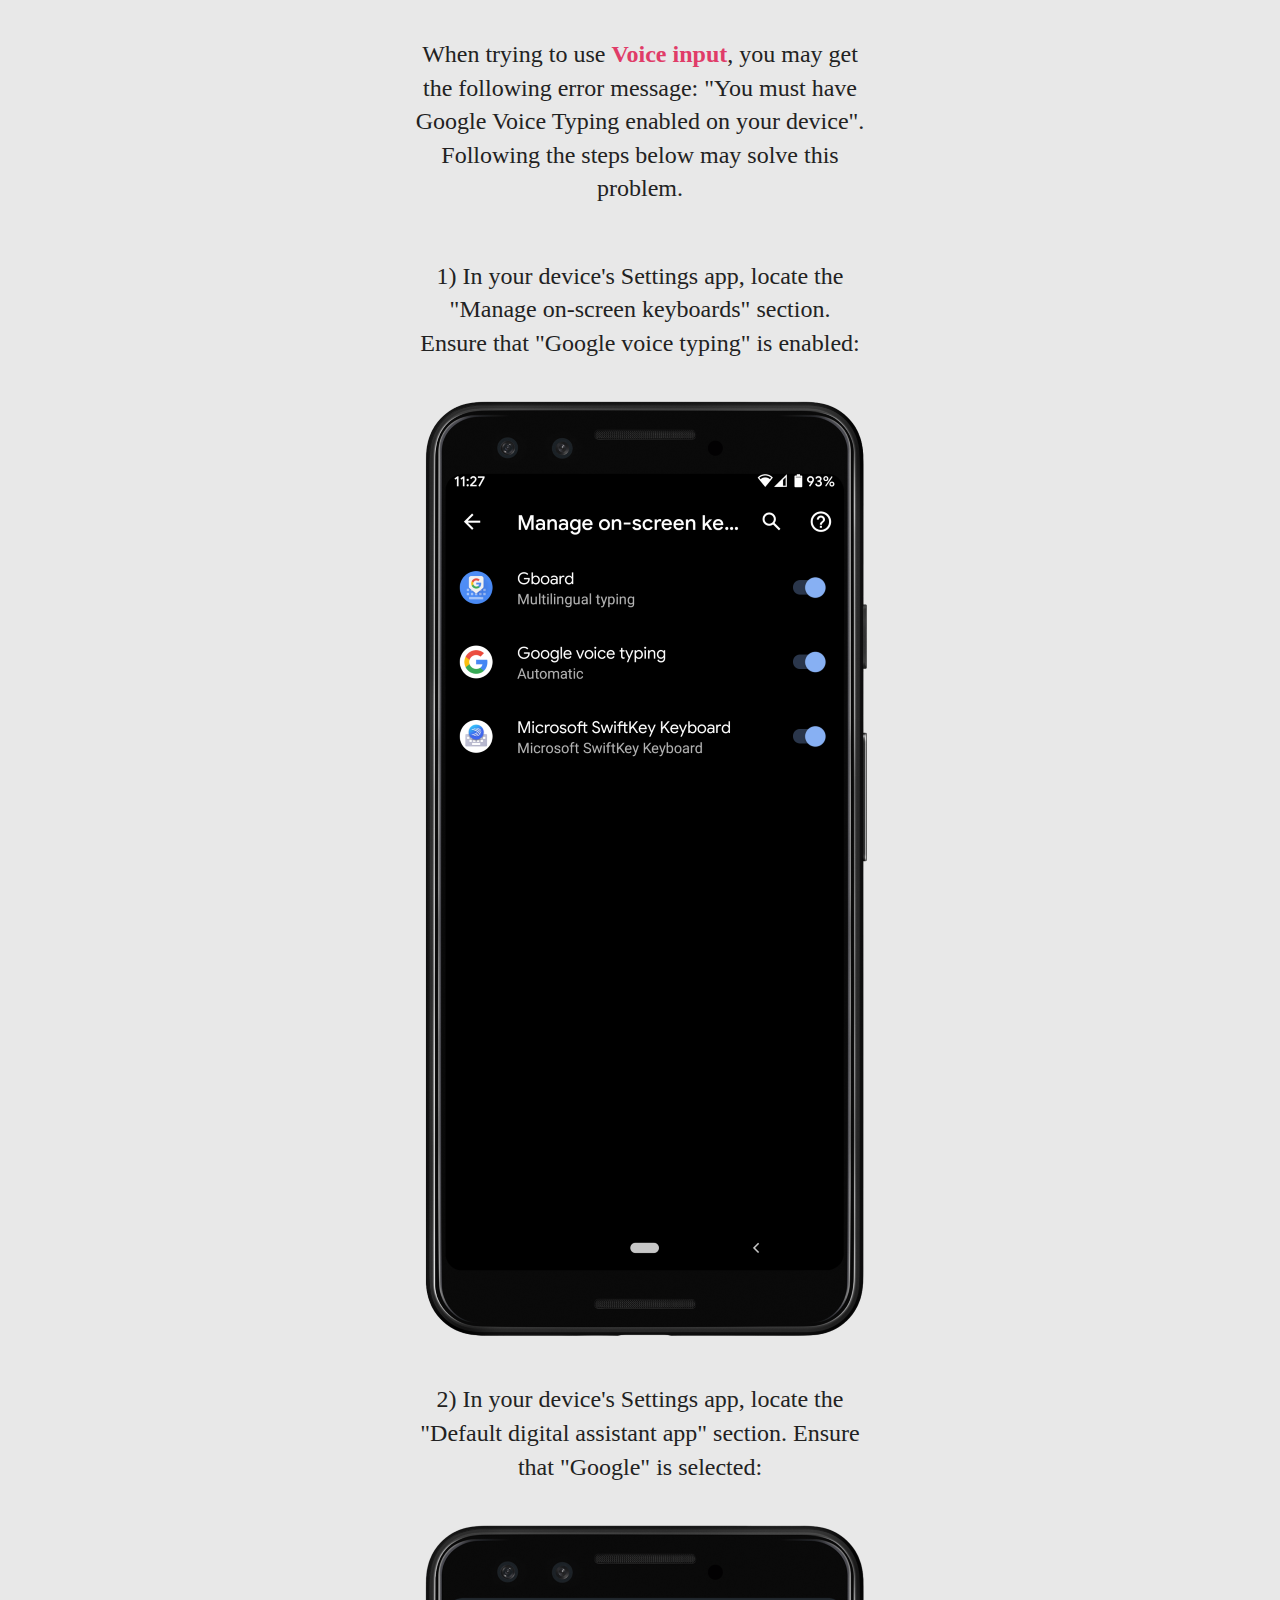
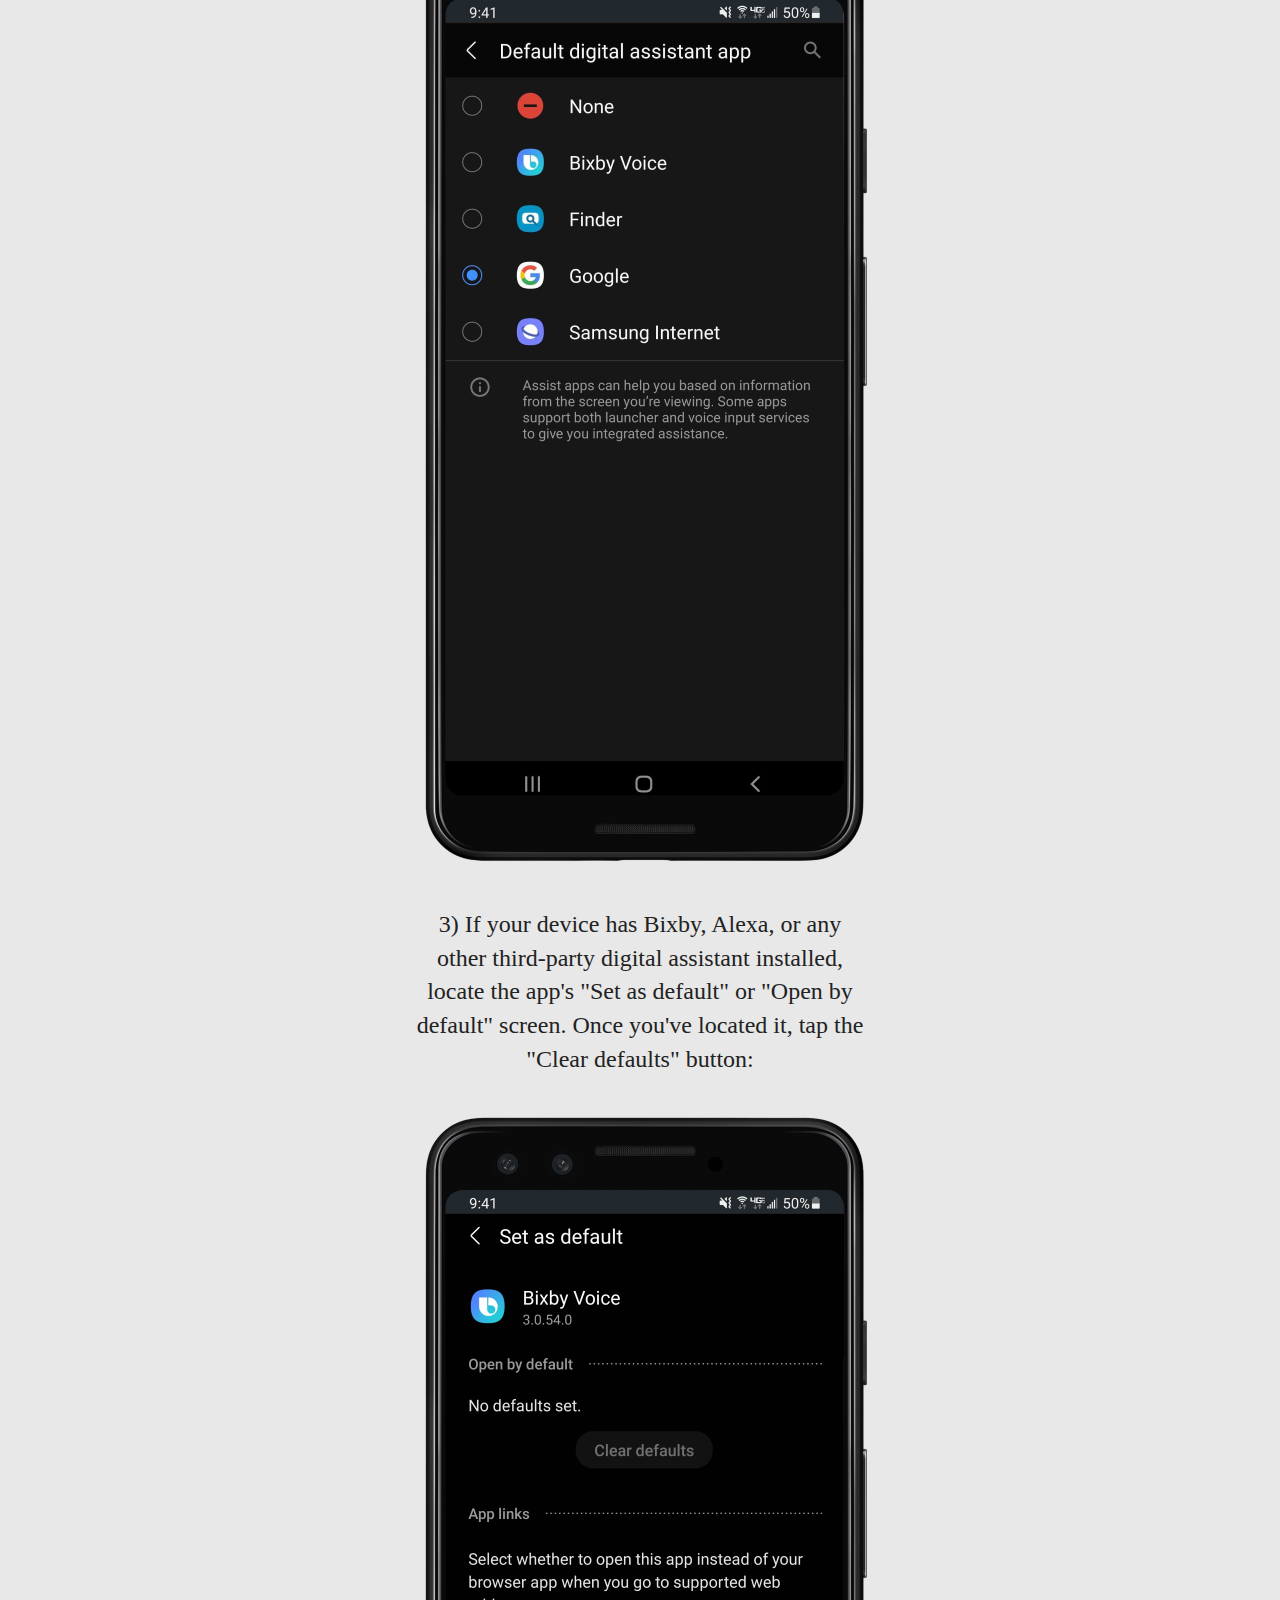
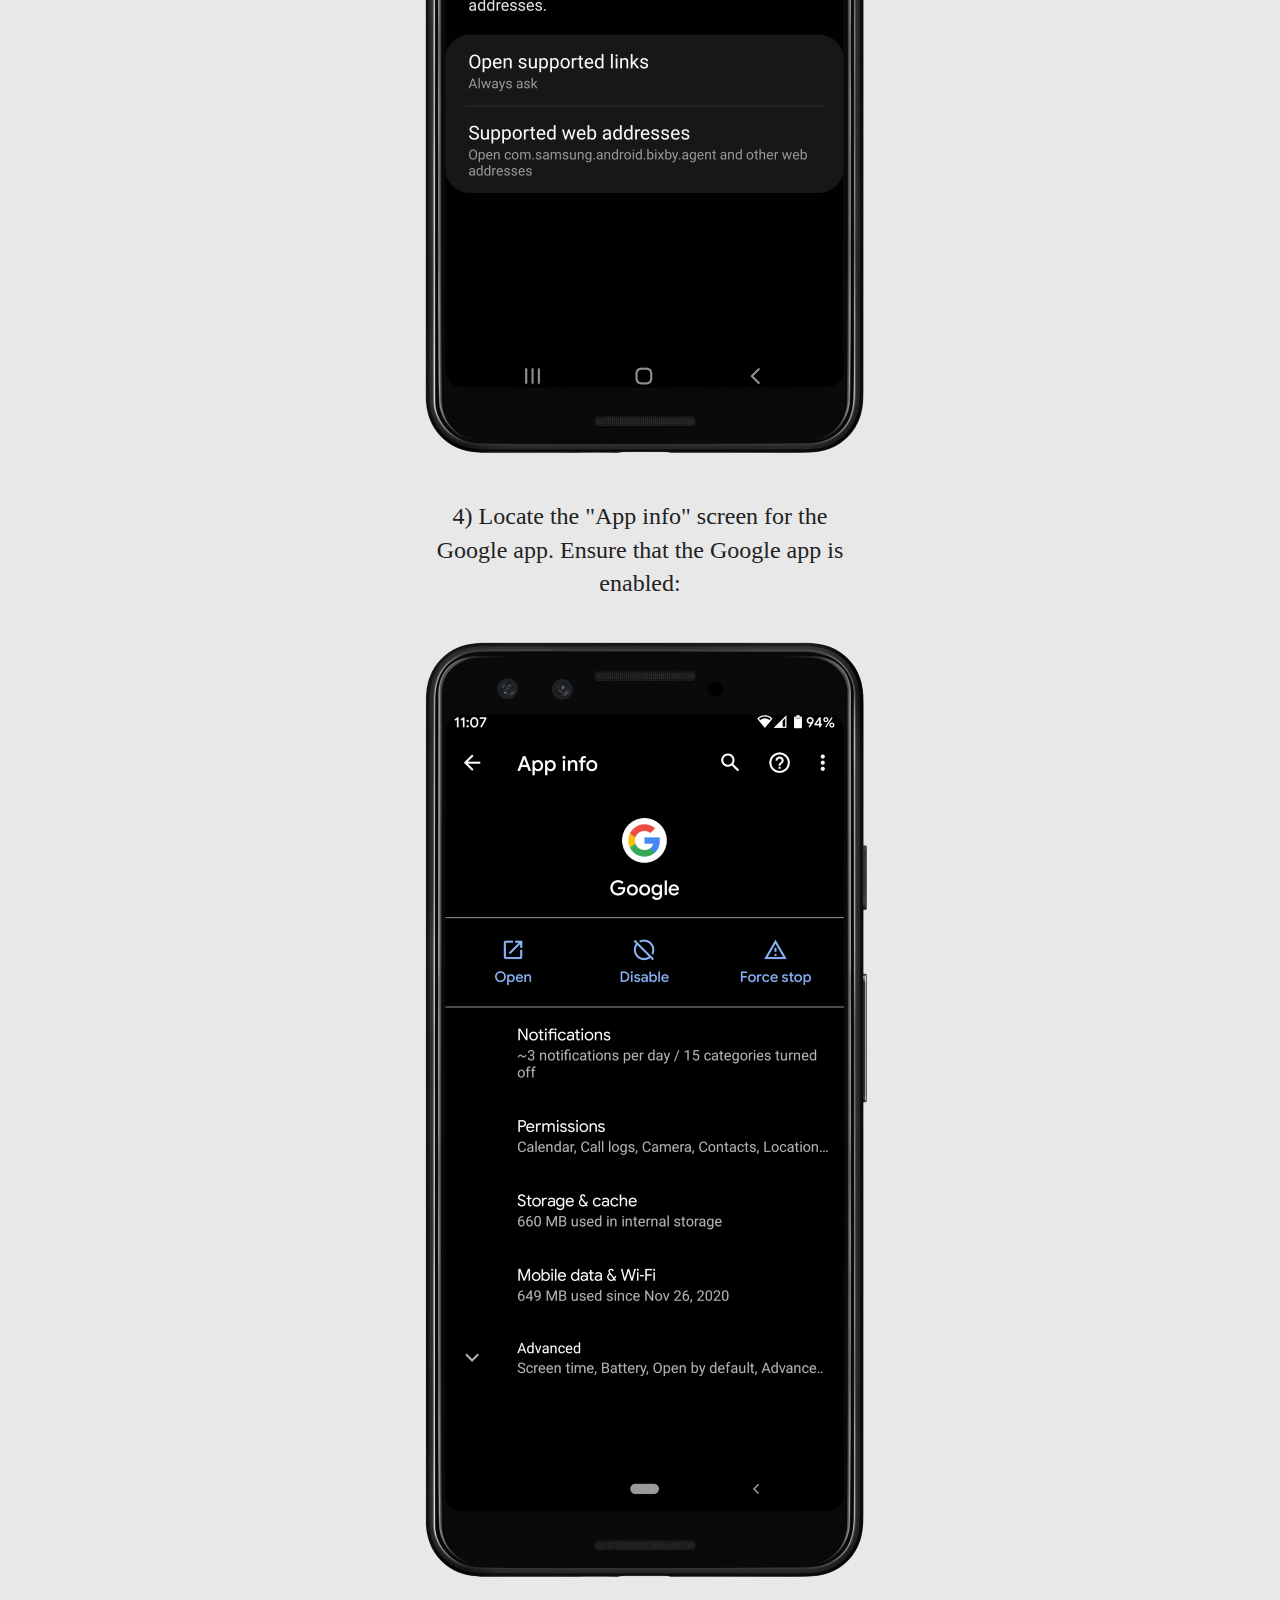
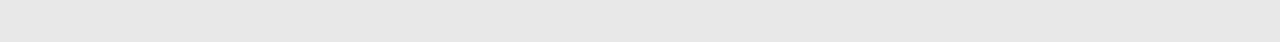
<file: enable-google-voice-typing.html>
<!DOCTYPE html>
<html lang="en">
<head>
    <meta charset="UTF-8">
    <title>Enable Google Voice Typing</title>
    <link rel="stylesheet" href="css/delivery-tip-tracker-instructions.css">
    <meta name="viewport" content="width=device-width, initial-scale=1">

</head>
<body>

<p>When trying to use <b><font color='#E03C68'>Voice input</font></b>, you may get the following error message: "You must have Google Voice Typing enabled on your device". 
    Following the steps below may solve this problem.</p>

<br />

<p>1) In your device's Settings app, locate the "Manage on-screen keyboards" section. Ensure that "Google voice typing" is enabled:</p>

<img class="img-no-caption" src="img/enable-google-voice-typing/1.png"/>
    
<p>2) In your device's Settings app, locate the "Default digital assistant app" section. Ensure that "Google" is selected:</p>

<img class="img-no-caption" src="img/enable-google-voice-typing/2.png"/>
    
<p>3) If your device has Bixby, Alexa, or any other third-party digital assistant installed, locate the app's "Set as default" or "Open by default" screen. Once you've located it,
    tap the "Clear defaults" button:</p>

<img class="img-no-caption" src="img/enable-google-voice-typing/3.png"/>   

<p>4) Locate the "App info" screen for the Google app. Ensure that the Google app is enabled:</p>

<img class="img-no-caption" src="img/enable-google-voice-typing/4.png"/>   

<script src="https://code.jquery.com/jquery-1.12.0.min.js"></script>
<script>window.jQuery || document.write('<script src="js/vendor/jquery-1.12.0.min.js"><\/script>')</script>
<script src="js/plugins.js"></script>



</body>


</html>
</file>
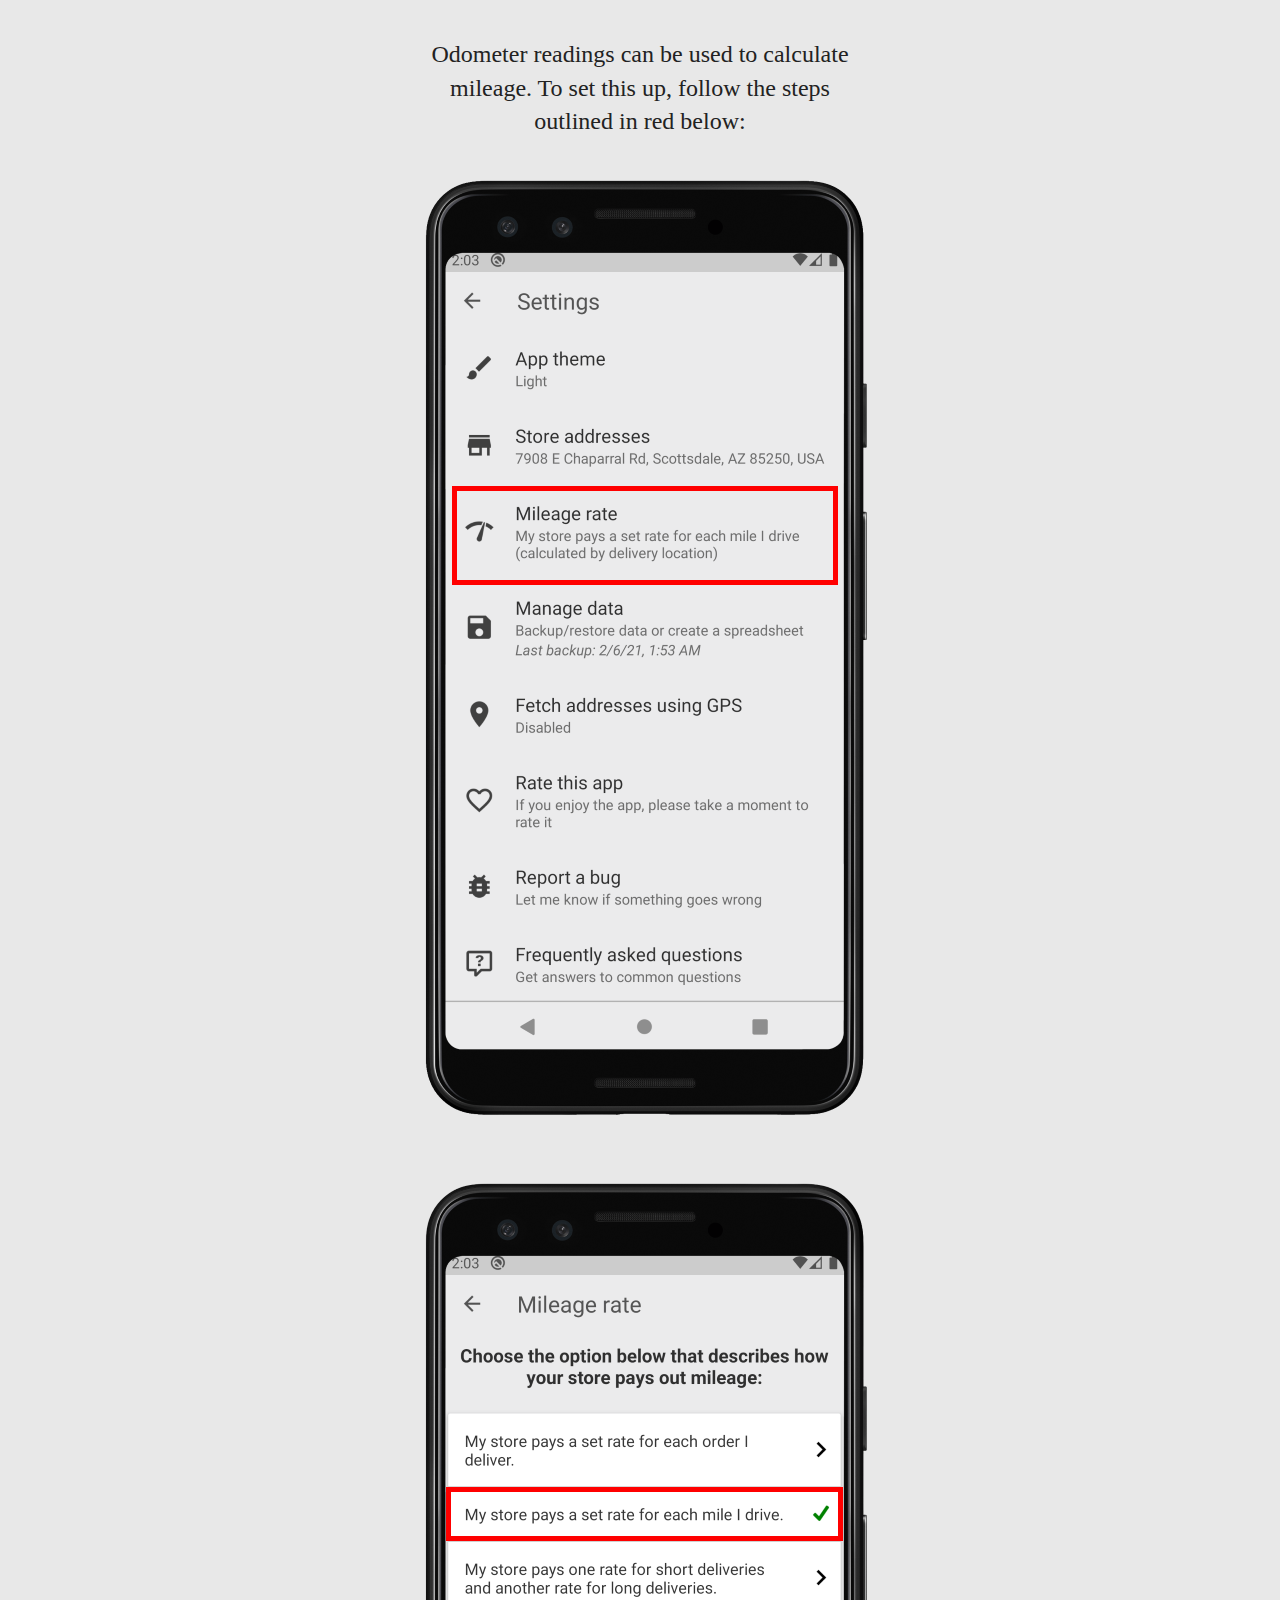
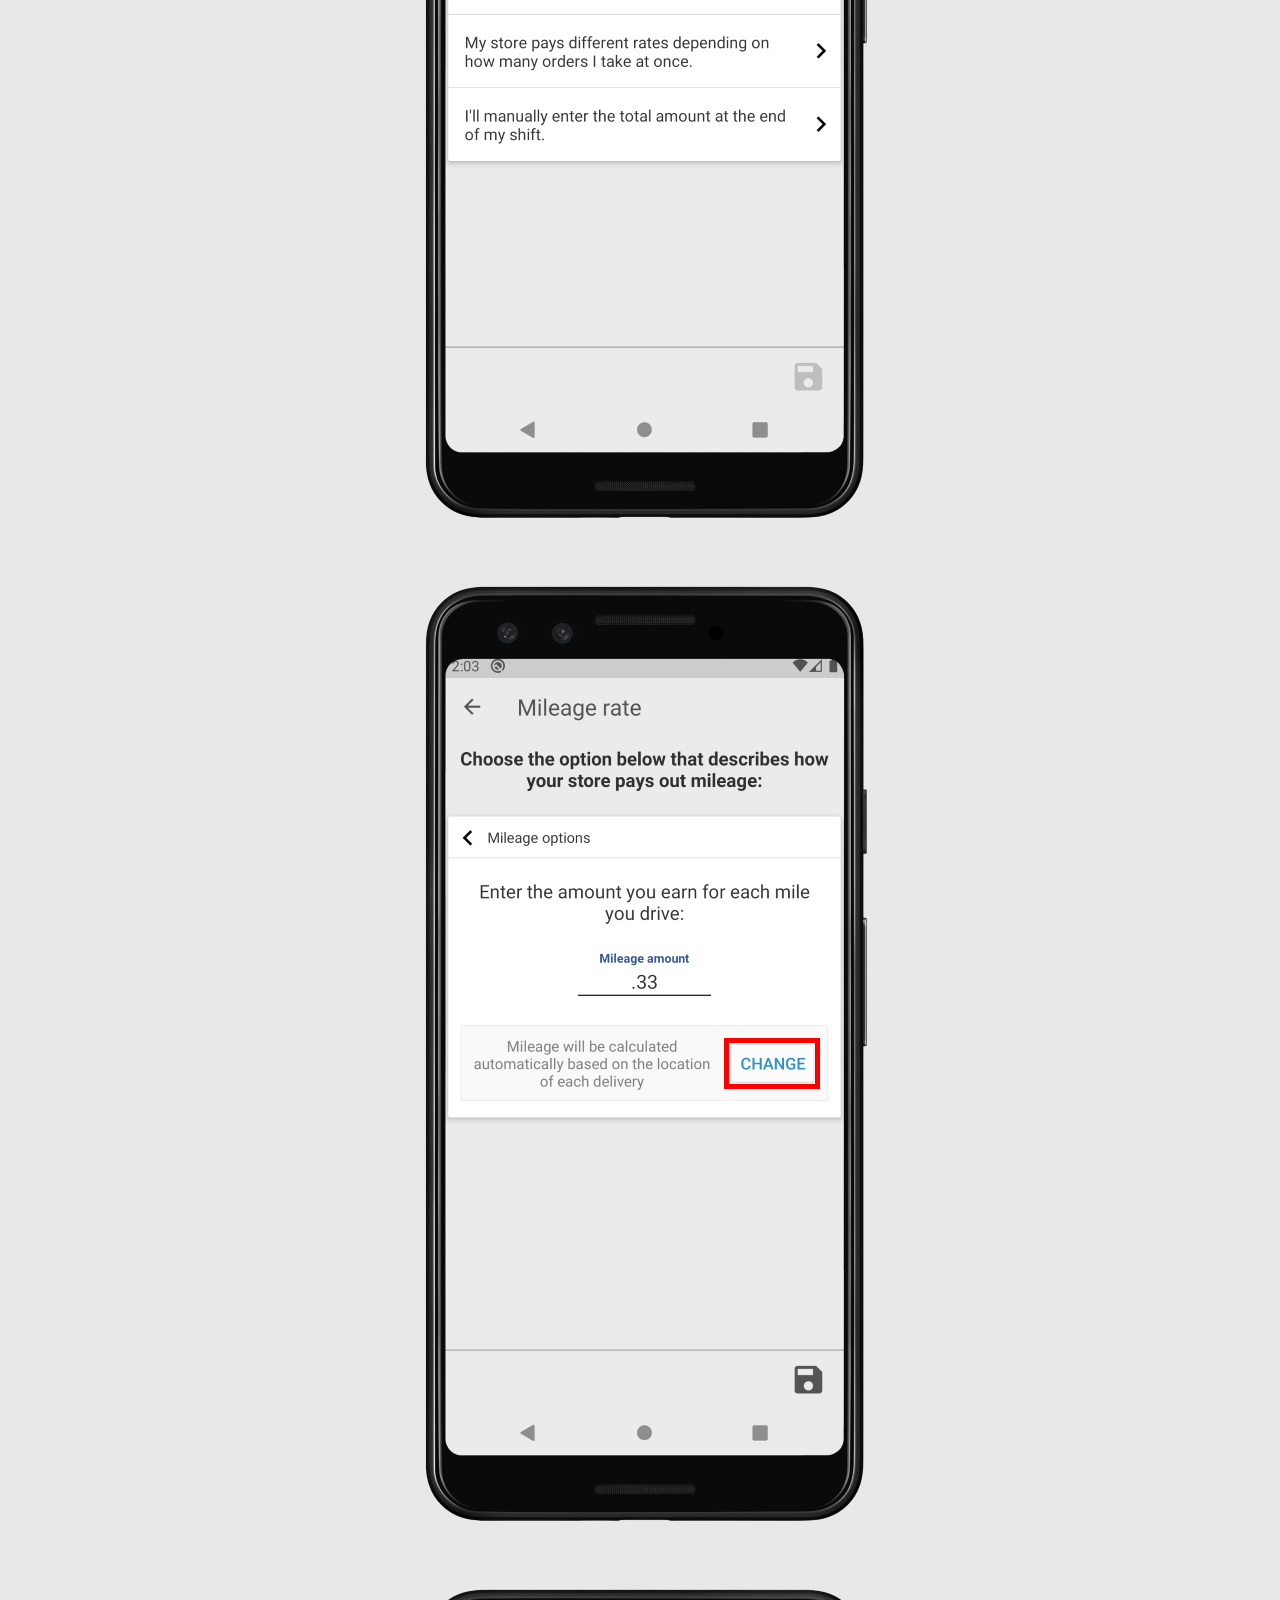
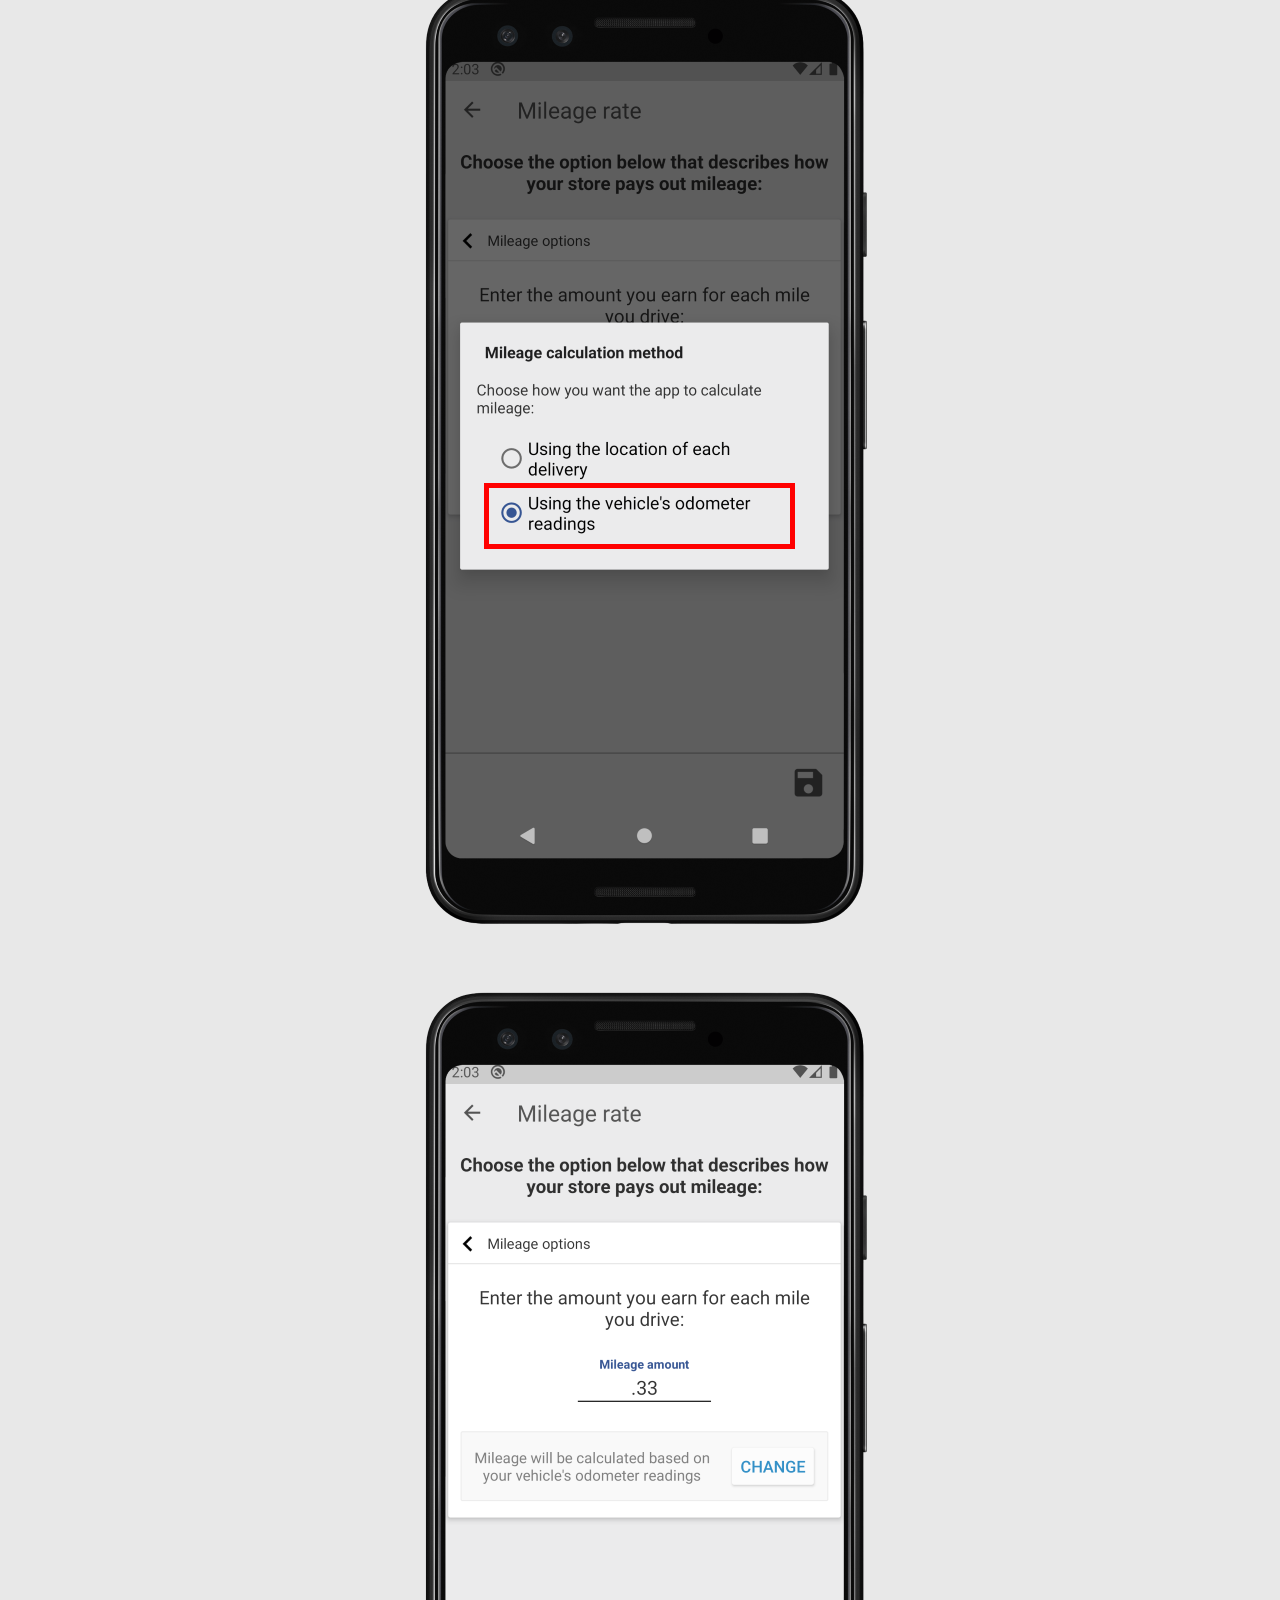
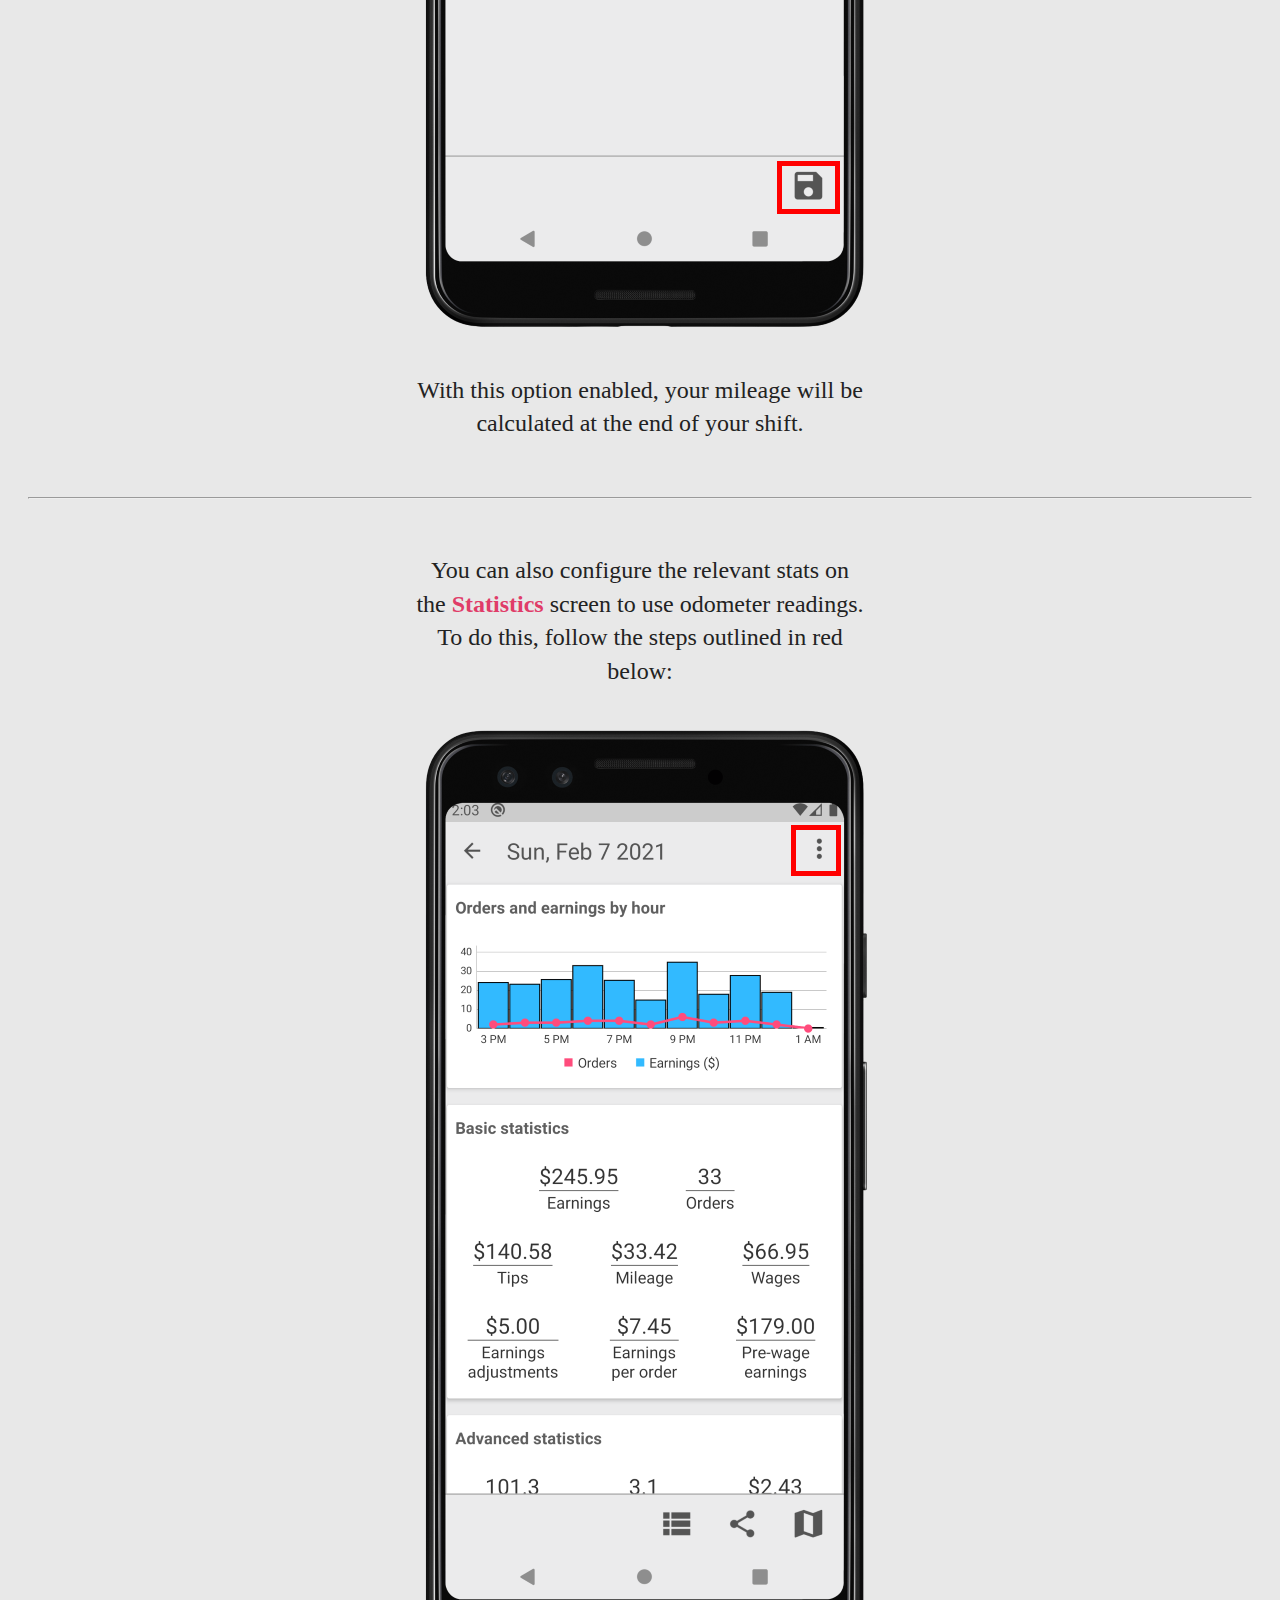
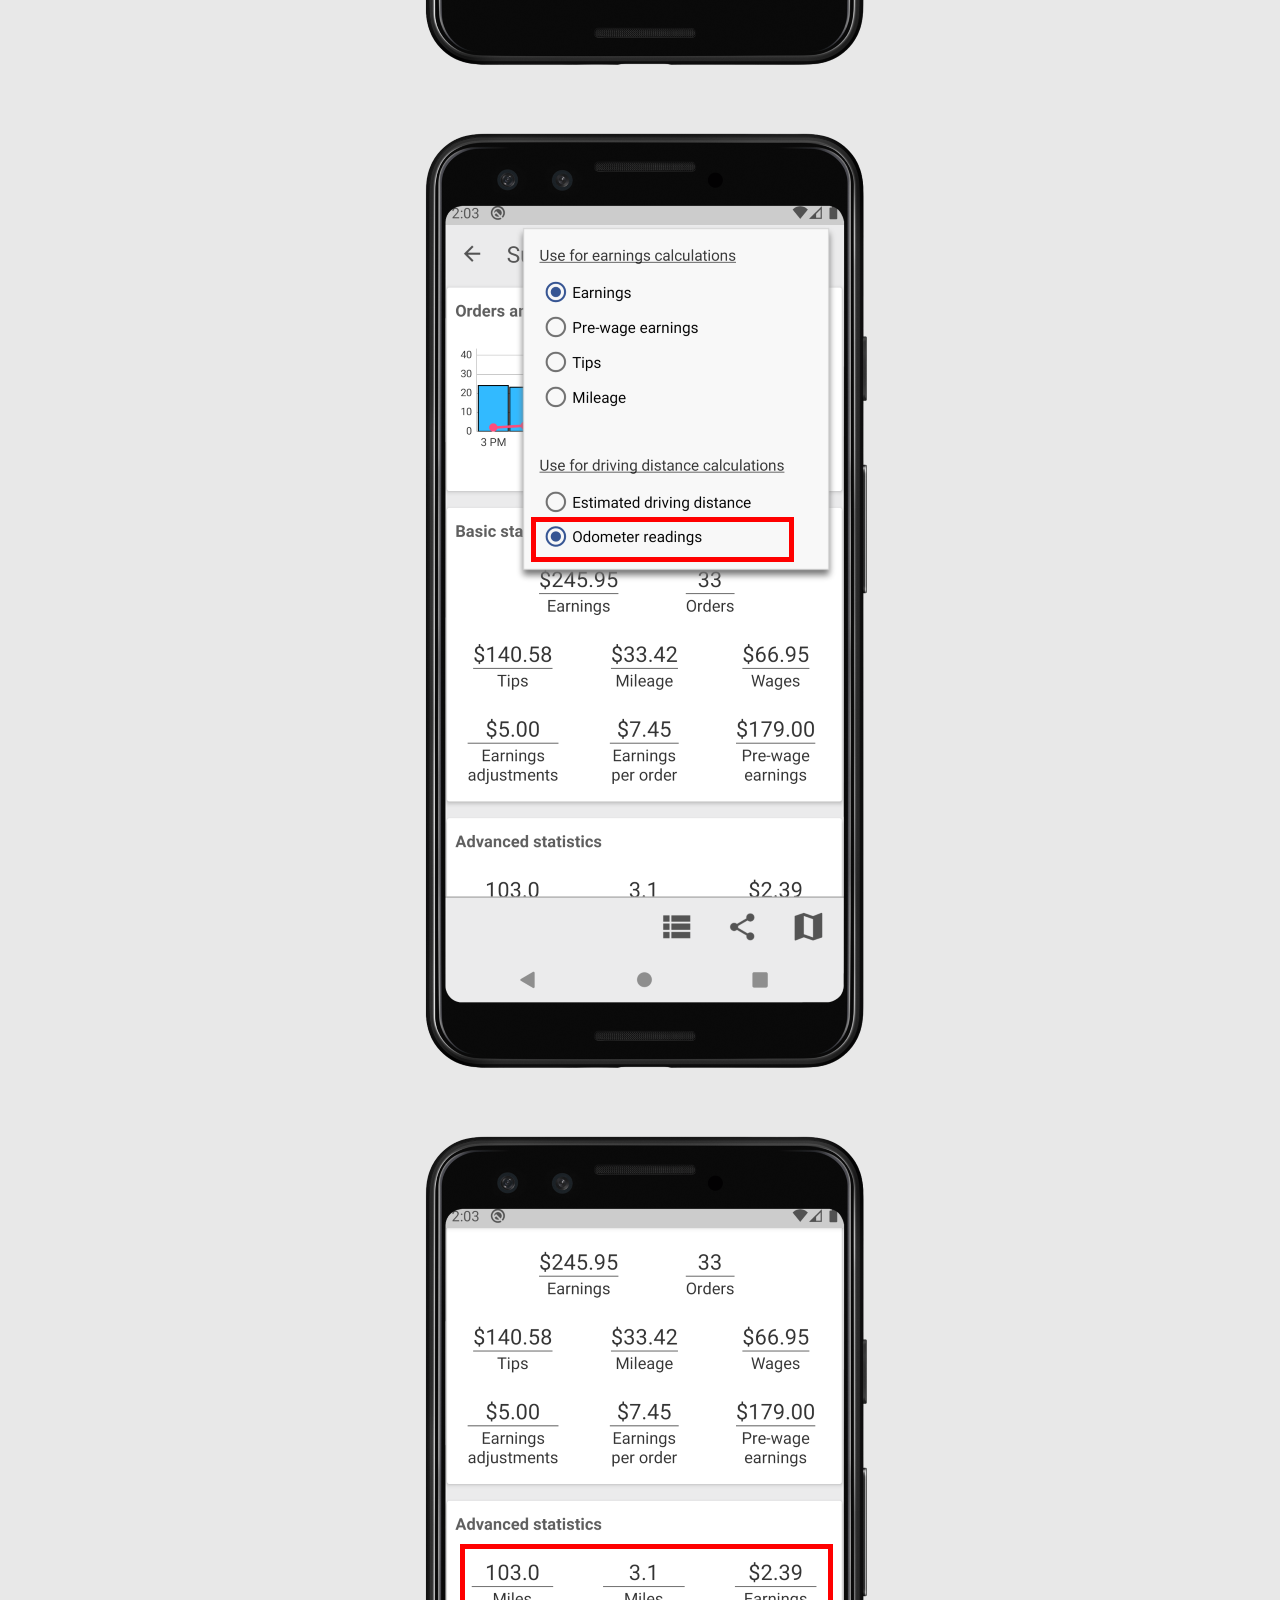
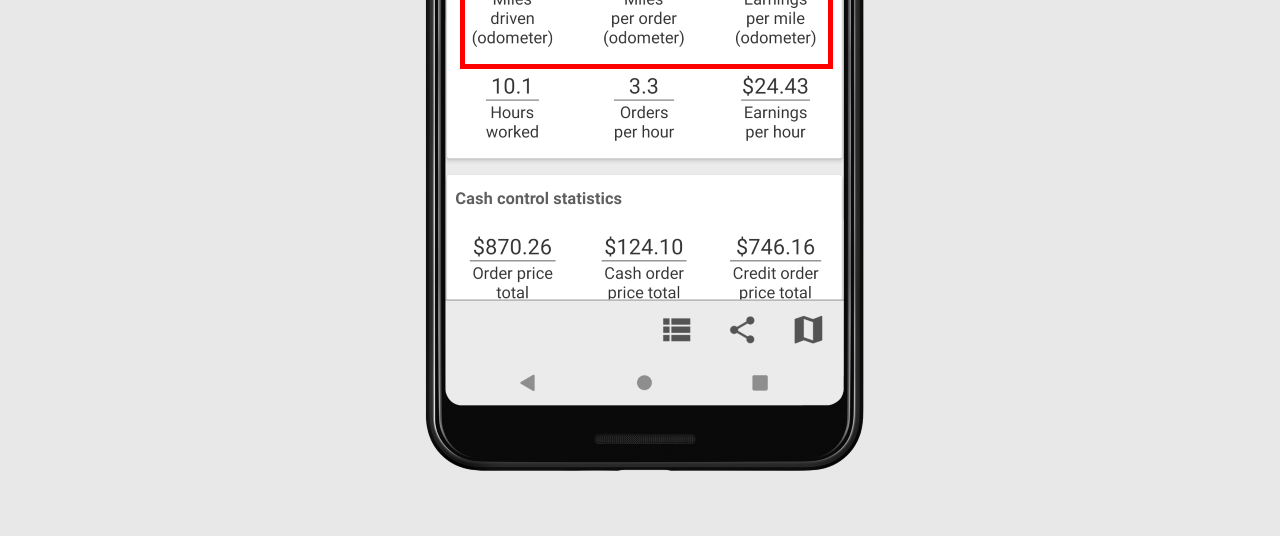
<file: odometer-readings-instructions.html>
<!DOCTYPE html>
<html lang="en">
<head>
    <meta charset="UTF-8">
    <title>Calculate mileage using odometer readings</title>
    <link rel="stylesheet" href="css/delivery-tip-tracker-instructions.css">
    <meta name="viewport" content="width=device-width, initial-scale=1">

</head>
<body>

<p>Odometer readings can be used to calculate mileage. To set this up, follow the steps outlined in red below:</p>

<img class="img-no-caption" src="img/odometer-readings-instructions/1.png"/>
<img class="img-no-caption" src="img/odometer-readings-instructions/2.png"/>
<img class="img-no-caption" src="img/odometer-readings-instructions/3.png"/>
<img class="img-no-caption" src="img/odometer-readings-instructions/4.png"/>
<img class="img-no-caption" src="img/odometer-readings-instructions/5.png"/>

<p>With this option enabled, your mileage will be calculated at the end of your shift.</p>
    
<br /><hr><br />
    
<p>You can also configure the relevant stats on the <b><font color='#E03C68'>Statistics</font></b> screen to use odometer readings. To do this, follow the steps outlined in red below:</p>
<img class="img-no-caption" src="img/odometer-readings-instructions/6.png"/>
<img class="img-no-caption" src="img/odometer-readings-instructions/7.png"/>
<img class="img-no-caption" src="img/odometer-readings-instructions/8.png"/>


<script src="https://code.jquery.com/jquery-1.12.0.min.js"></script>
<script>window.jQuery || document.write('<script src="js/vendor/jquery-1.12.0.min.js"><\/script>')</script>
<script src="js/plugins.js"></script>

    

</body>


</html>
</file>
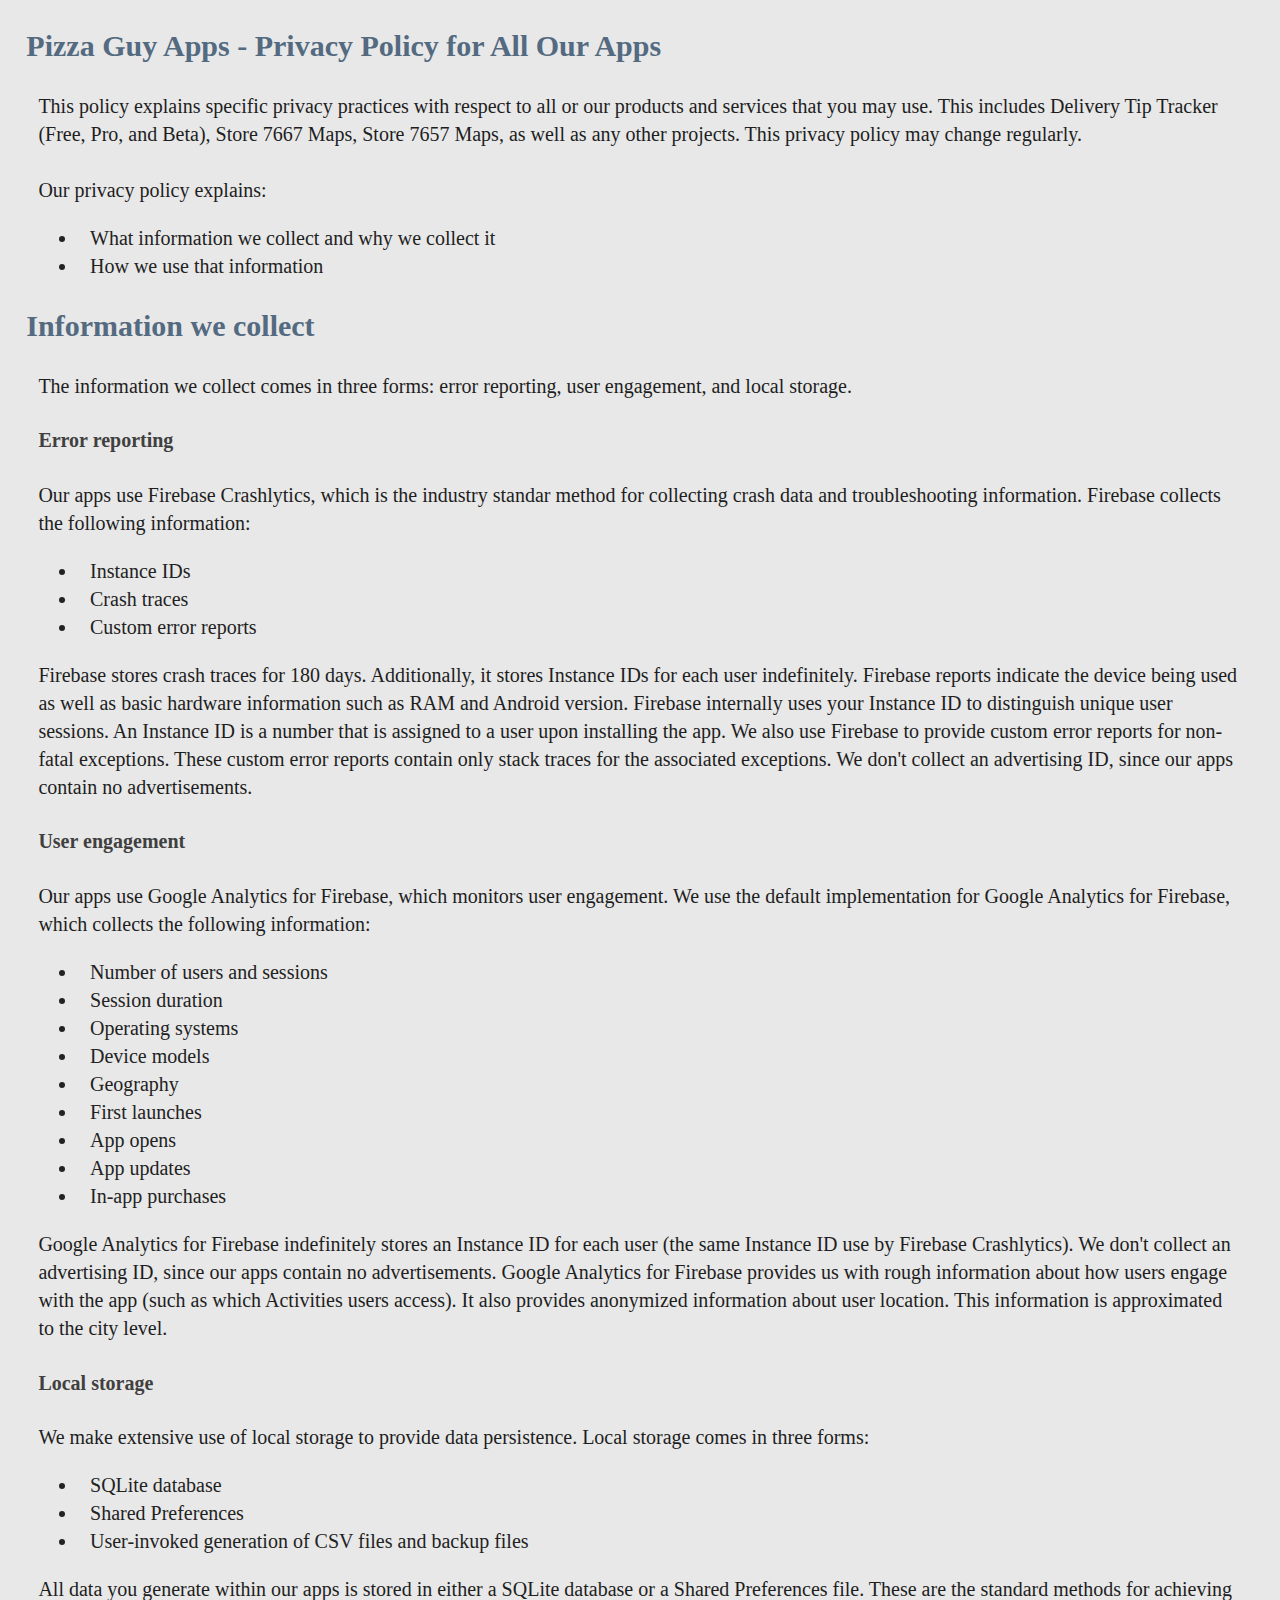
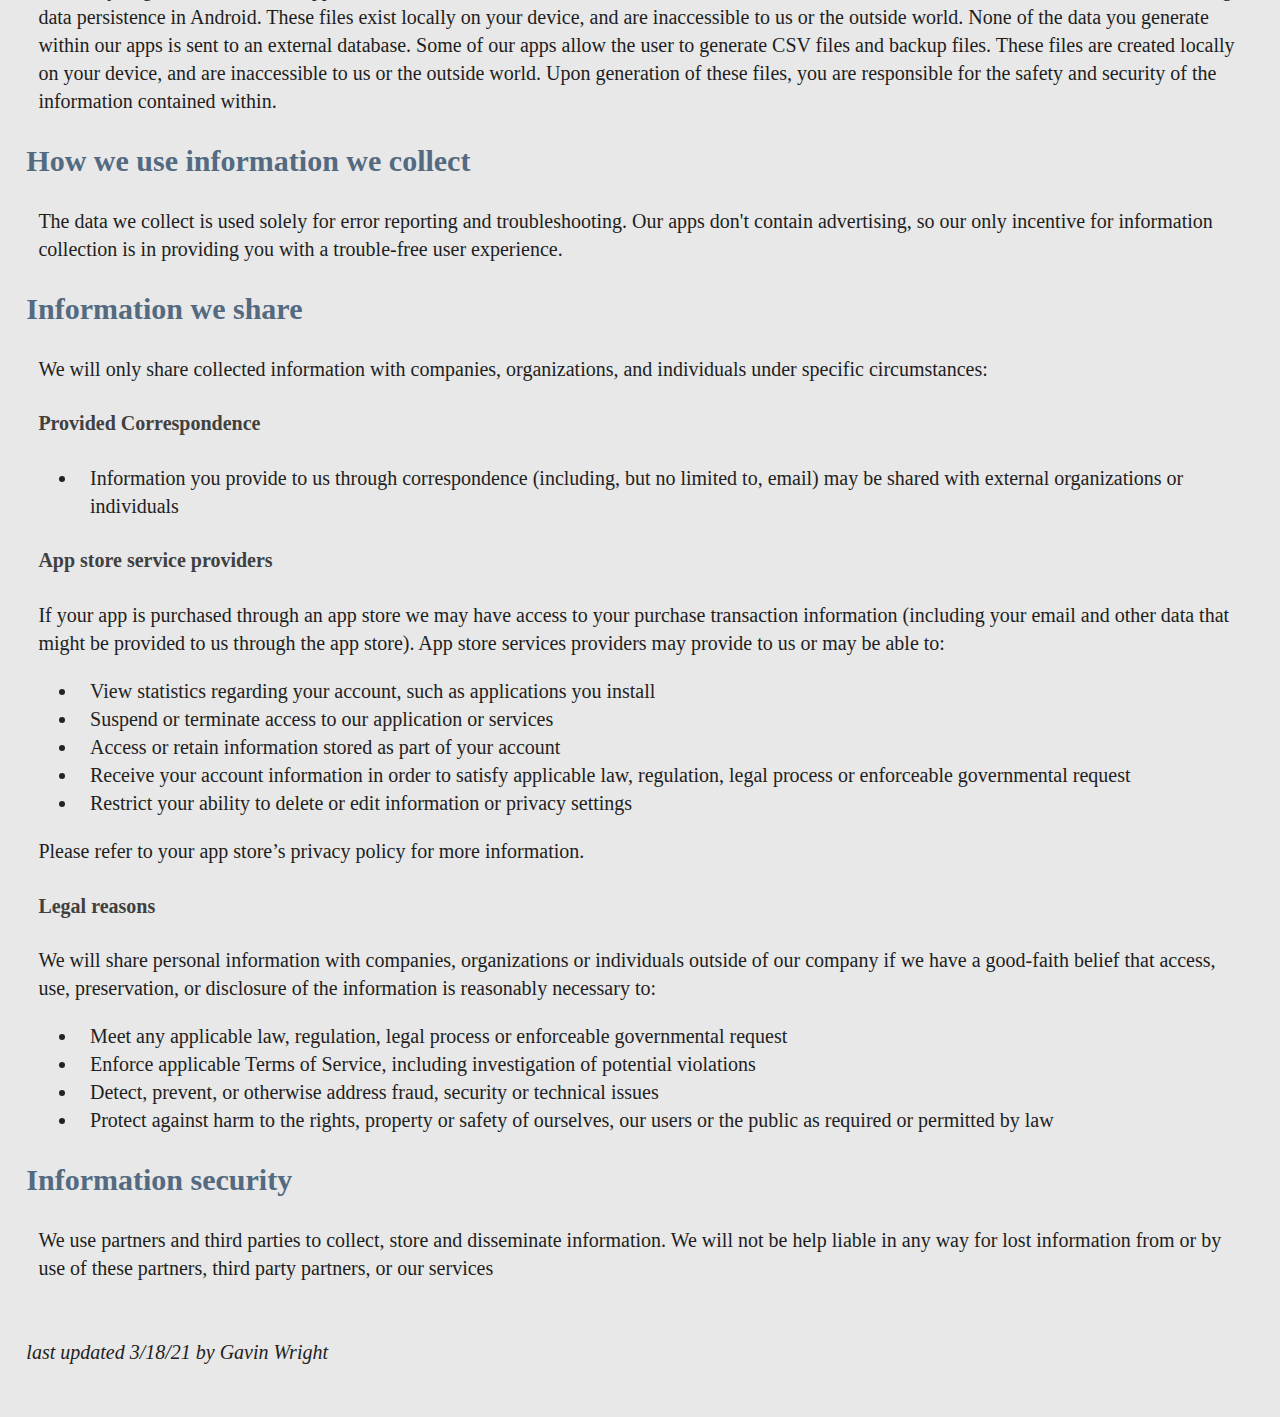
<file: privacy-policy.html>
<!DOCTYPE html>
<html lang="en">
<head>
    <meta charset="UTF-8">
    <title>Privacy Policy</title>
    <link rel="stylesheet" href="css/privacy_policy.css">
</head>
<body>

<h2>Pizza Guy Apps - Privacy Policy for All Our Apps</h2>

<div>This policy explains specific privacy practices with respect to all or our products and services that you may use. This includes Delivery Tip Tracker (Free, Pro, and Beta), Store 7667 Maps, Store 7657 Maps, as well as any other projects. This privacy policy may change regularly.</div>

<br>

<div>Our privacy policy explains:</div>

<ul>
    <li>What information we collect and why we collect it</li>
    <li>How we use that information</li>
</ul>

<h2>Information we collect</h2>

<div>The information we collect comes in three forms: error reporting, user engagement, and local storage.</div>

<h4>Error reporting</h4>

<div>Our apps use Firebase Crashlytics, which is the industry standar method for collecting crash data and troubleshooting information.
    Firebase collects the following information:</div>

<ul>
    <li>Instance IDs</li>
    <li>Crash traces</li>
    <li>Custom error reports</li>
</ul>

<div>Firebase stores crash traces for 180 days. Additionally, it stores Instance IDs for each user indefinitely. Firebase reports indicate the device being used as well as basic
    hardware information such as RAM and Android version. Firebase internally uses your Instance ID to distinguish unique user sessions. An Instance ID is a number that is assigned to a user
    upon installing the app. We also use Firebase to provide custom error reports for non-fatal exceptions. These custom error reports contain only stack traces for the associated exceptions.
    We don't collect an advertising ID, since our apps contain no advertisements.</div>


<h4>User engagement</h4>

    <div>Our apps use Google Analytics for Firebase, which monitors user engagement. We use the default implementation for Google Analytics for Firebase, which collects the following information:</div>

<ul>
    <li>Number of users and sessions</li>
    <li>Session duration</li>
    <li>Operating systems</li>
    <li>Device models</li>
    <li>Geography</li>
    <li>First launches</li>
    <li>App opens</li>
    <li>App updates</li>
    <li>In-app purchases</li>
</ul>

    <div>Google Analytics for Firebase indefinitely stores an Instance ID for each user (the same Instance ID use by Firebase Crashlytics).
        We don't collect an advertising ID, since our apps contain no advertisements. Google Analytics for Firebase provides us with rough information about how users engage with the app (such as which
        Activities users access). It also provides anonymized information about user location. This information is approximated to the city level.
    </div>

<h4>Local storage</h4>

<div>We make extensive use of local storage to provide data persistence. Local storage comes in three forms:</div>

<ul>
    <li>SQLite database</li>
    <li>Shared Preferences</li>
    <li>User-invoked generation of CSV files and backup files</li>
</ul>

<div>All data you generate within our apps is stored in either a SQLite database or a Shared Preferences file. These are the standard methods for achieving data persistence in Android.
    These files exist locally on your device, and are inaccessible to us or the outside world. None of the data you generate within our apps is sent to an external database.
    Some of our apps allow the user to generate CSV files and backup files. These files are created locally on your device, and are inaccessible to us or the outside world. Upon generation
    of these files, you are responsible for the safety and security of the information contained within.</div>

<h2>How we use information we collect</h2>

<div>The data we collect is used solely for error reporting and troubleshooting. Our apps don't contain advertising, so our only incentive for information collection is in providing you
with a trouble-free user experience.</div>

<h2>Information we share</h2>

<div>We will only share collected information with companies, organizations, and individuals under specific circumstances:</div>

<h4>Provided Correspondence</h4>

<ul>
    <li>Information you provide to us through correspondence (including, but no limited to, email) may be shared with external organizations or individuals</li>
</ul>

<h4>App store service providers</h4>

<div>If your app is purchased through an app store we may have access to your purchase transaction information (including your email and other data that might be provided to us through the app store).
    App store services providers may provide to us or may be able to:</div>

<ul>
    <li>View statistics regarding your account, such as applications you install
    <li>Suspend or terminate access to our application or services</li>
    <li>Access or retain information stored as part of your account</li>
    <li>Receive your account information in order to satisfy applicable law, regulation, legal process or enforceable governmental request</li>
    <li>Restrict your ability to delete or edit information or privacy settings</li>
</ul>

<div>Please refer to your app store’s privacy policy for more information.</div>

<h4>Legal reasons</h4>

<div>We will share personal information with companies, organizations or individuals outside of our company
    if we have a good-faith belief that access, use, preservation, or disclosure of the information is reasonably necessary to:</div>

<ul>
    <li>Meet any applicable law, regulation, legal process or enforceable governmental request</li>
    <li>Enforce applicable Terms of Service, including investigation of potential violations</li>
    <li>Detect, prevent, or otherwise address fraud, security or technical issues</li>
    <li>Protect against harm to the rights, property or safety of ourselves, our users or the public as required or permitted by law</li>
</ul>

<h2>Information security</h2>

<div>We use partners and third parties to collect, store and disseminate information.  We will not be help liable in any way for lost information from or by use of these partners,
    third party partners, or our services</div>

<br><br>

<i>last updated 3/18/21 by Gavin Wright</i>

</body>
</html>
</file>
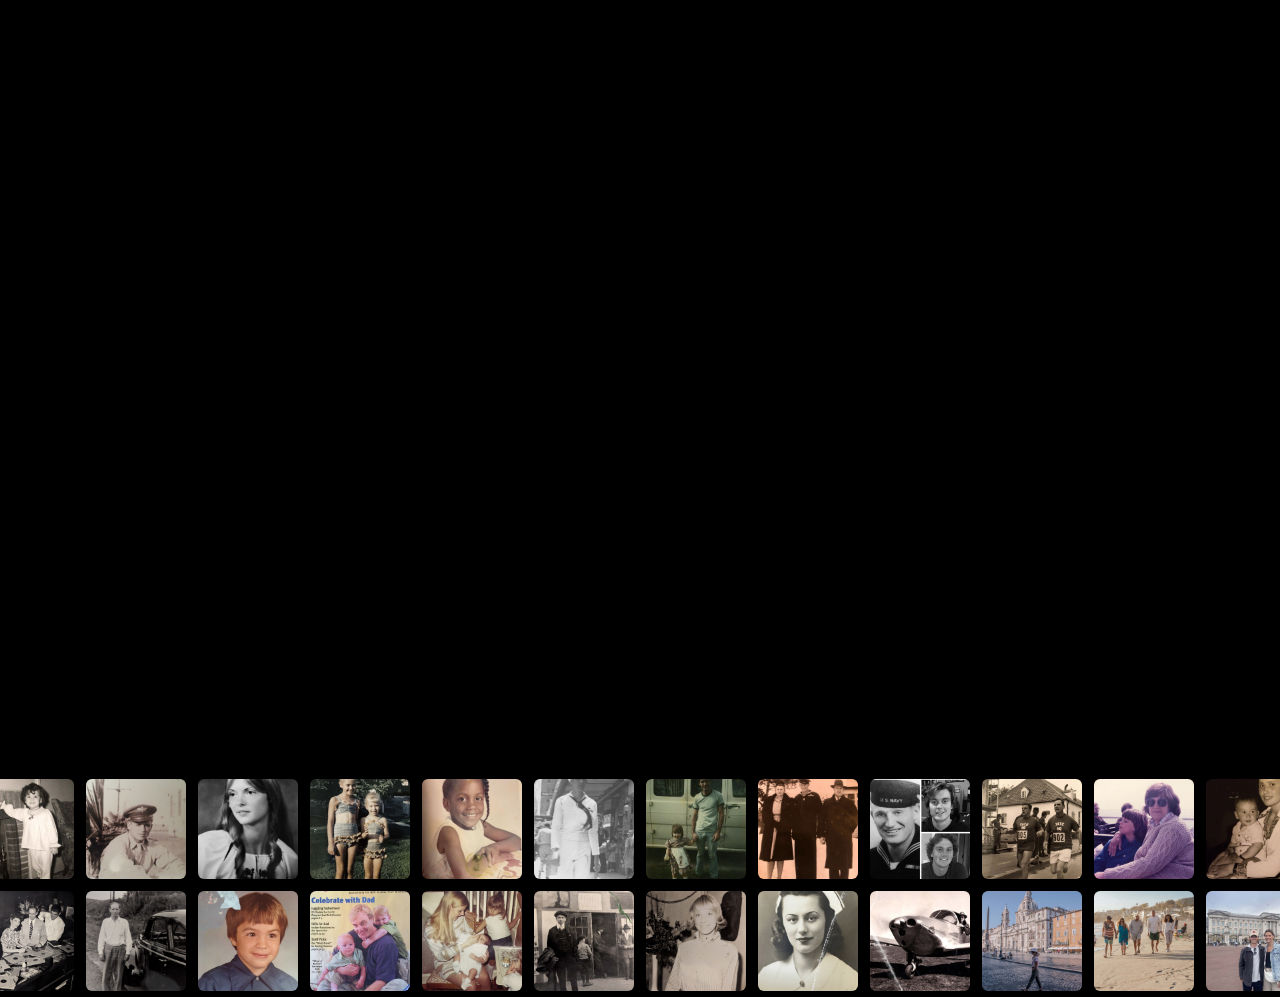
<file: sliders.html>
<!DOCTYPE html>
<html lang="en">

<head>
    <meta charset="UTF-8">
    <title>Photo Tools for Picture Keeper Connect</title>
    <link rel="stylesheet" href="css/sliders.css">
    <link rel="stylesheet" href="https://cdn.knightlab.com/libs/juxtapose/latest/css/juxtapose.css">
    <link rel="stylesheet" href="css/normalize.css">
</head>

<BODY ondragstart="return false;" ondrop="return false;">

    <div id="overall_container">

        <div id="slider_container"></div>

        <div id="thumbnail_container">
            <img id="thumbnail0" src="img/slider-photos-qvc/0a.jpg" />
            <img id="thumbnail1" src="img/slider-photos-qvc/1a.jpg" />
            <img id="thumbnail2" src="img/slider-photos-qvc/2a.jpg" />
            <img id="thumbnail3" src="img/slider-photos-qvc/3a.jpg" />
            <img id="thumbnail4" src="img/slider-photos-qvc/4a.jpg" />
            <img id="thumbnail5" src="img/slider-photos-qvc/5a.jpg" />
            <img id="thumbnail6" src="img/slider-photos-qvc/6a.jpg" />
            <img id="thumbnail7" src="img/slider-photos-qvc/7a.jpg" />
            <img id="thumbnail8" src="img/slider-photos-qvc/8a.jpg" />
            <img id="thumbnail9" src="img/slider-photos-qvc/9a.jpg" />
            <img id="thumbnail10" src="img/slider-photos-qvc/10a.jpg" />
            <img id="thumbnail11" src="img/slider-photos-qvc/11a.jpg" />
            <img id="thumbnail12" src="img/slider-photos-qvc/12a.jpg" />
            <img id="thumbnail13" src="img/slider-photos-qvc/13a.jpg" />
            <img id="thumbnail14" src="img/slider-photos-qvc/14a.jpg" />
            <img id="thumbnail15" src="img/slider-photos-qvc/15a.jpg" />
            <img id="thumbnail16" src="img/slider-photos-qvc/16a.jpg" />
            <img id="thumbnail17" src="img/slider-photos-qvc/17a.jpg" />
            <img id="thumbnail18" src="img/slider-photos-qvc/18a.jpg" />
            <img id="thumbnail19" src="img/slider-photos-qvc/19a.jpg" />
            <img id="thumbnail20" src="img/slider-photos-qvc/20a.jpg" />
            <img id="thumbnail21" src="img/slider-photos-qvc/21a.jpg" />
            <img id="thumbnail22" src="img/slider-photos-qvc/22a.jpg" />
            <img id="thumbnail23" src="img/slider-photos-qvc/23a.jpg" />
            <img id="thumbnail24" src="img/slider-photos-qvc/24a.jpg" />
            <img id="thumbnail25" src="img/slider-photos-qvc/25a.jpg" />
            <img id="thumbnail26" src="img/slider-photos-qvc/26a.jpg" />
            <img id="thumbnail27" src="img/slider-photos-qvc/27a.jpg" />
        </div>

    </div>

</body>


<script src="https://code.jquery.com/jquery-1.12.0.min.js"></script>
<script src="https://cdn.knightlab.com/libs/juxtapose/latest/js/juxtapose.min.js"></script>
<script src="js/plugins.js"></script>
<script src="js/sliders.js"></script>
<script src="js/vendor/modernizr-2.8.3.min.js"></script>

</html>
</file>
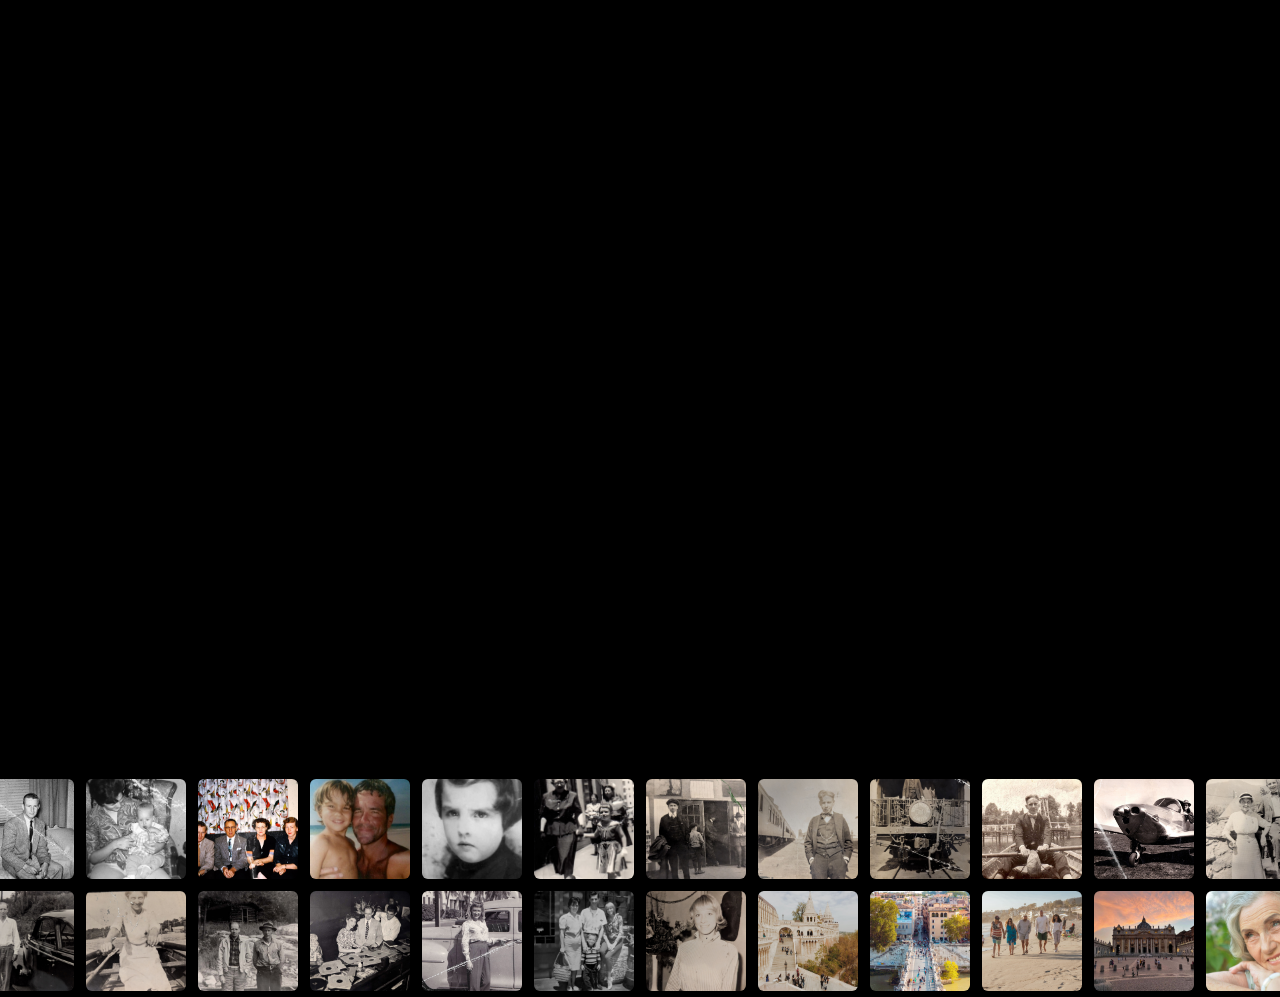
<file: sliders_hsn.html>
<!DOCTYPE html>
<html lang="en">

<head>
    <meta charset="UTF-8">
    <title>Photo Tools for Ultimate Backup</title>
    <link rel="stylesheet" href="css/sliders.css">
    <link rel="stylesheet" href="https://cdn.knightlab.com/libs/juxtapose/latest/css/juxtapose.css">
    <link rel="stylesheet" href="css/normalize.css">
</head>

<BODY ondragstart="return false;" ondrop="return false;">

    <div id="overall_container">

        <div id="slider_container"></div>

        <div id="thumbnail_container">
            <img id="thumbnail0" src="img/slider-photos-hsn/0a.jpg" />
            <img id="thumbnail1" src="img/slider-photos-hsn/1a.jpg" />
            <img id="thumbnail2" src="img/slider-photos-hsn/2a.jpg" />
            <img id="thumbnail3" src="img/slider-photos-hsn/3a.jpg" />
            <img id="thumbnail4" src="img/slider-photos-hsn/4a.jpg" />
            <img id="thumbnail5" src="img/slider-photos-hsn/5a.jpg" />
            <img id="thumbnail6" src="img/slider-photos-hsn/6a.jpg" />
            <img id="thumbnail7" src="img/slider-photos-hsn/7a.jpg" />
            <img id="thumbnail8" src="img/slider-photos-hsn/8a.jpg" />
            <img id="thumbnail9" src="img/slider-photos-hsn/9a.jpg" />
            <img id="thumbnail10" src="img/slider-photos-hsn/10a.jpg" />
            <img id="thumbnail11" src="img/slider-photos-hsn/11a.jpg" />
            <img id="thumbnail12" src="img/slider-photos-hsn/12a.jpg" />
            <img id="thumbnail13" src="img/slider-photos-hsn/13a.jpg" />
            <img id="thumbnail14" src="img/slider-photos-hsn/14a.jpg" />
            <img id="thumbnail15" src="img/slider-photos-hsn/15a.jpg" />
            <img id="thumbnail16" src="img/slider-photos-hsn/16a.jpg" />
            <img id="thumbnail17" src="img/slider-photos-hsn/17a.jpg" />
            <img id="thumbnail18" src="img/slider-photos-hsn/18a.jpg" />
            <img id="thumbnail19" src="img/slider-photos-hsn/19a.jpg" />
            <img id="thumbnail20" src="img/slider-photos-hsn/20a.jpg" />
            <img id="thumbnail21" src="img/slider-photos-hsn/21a.jpg" />
            <img id="thumbnail22" src="img/slider-photos-hsn/22a.jpg" />
            <img id="thumbnail23" src="img/slider-photos-hsn/23a.jpg" />
            <img id="thumbnail24" src="img/slider-photos-hsn/24a.jpg" />
            <img id="thumbnail25" src="img/slider-photos-hsn/25a.jpg" />
            <img id="thumbnail26" src="img/slider-photos-hsn/26a.jpg" />
            <img id="thumbnail27" src="img/slider-photos-hsn/27a.jpg" />
        </div>

    </div>

</body>


<script src="https://code.jquery.com/jquery-1.12.0.min.js"></script>
<script src="https://cdn.knightlab.com/libs/juxtapose/latest/js/juxtapose.min.js"></script>
<script src="js/plugins.js"></script>
<script src="js/sliders_hsn.js"></script>
<script src="js/vendor/modernizr-2.8.3.min.js"></script>

</html>
</file>
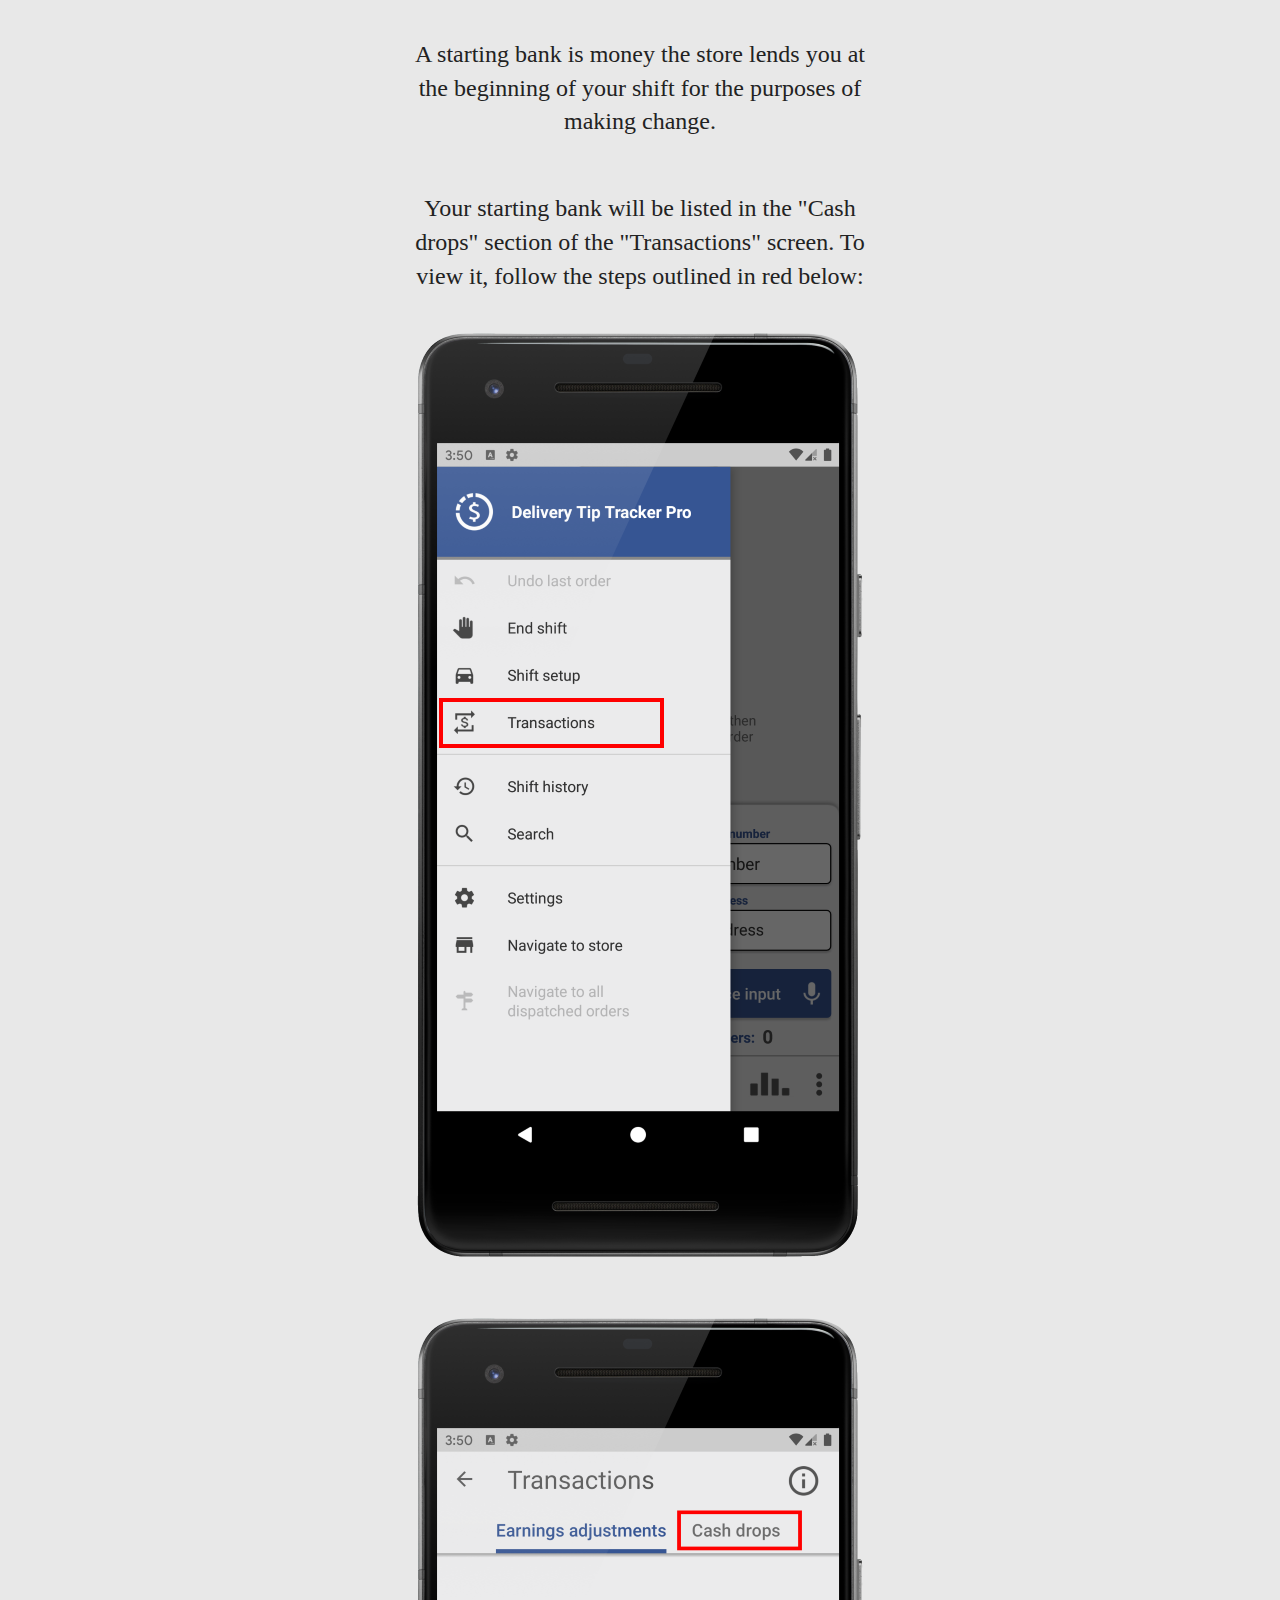
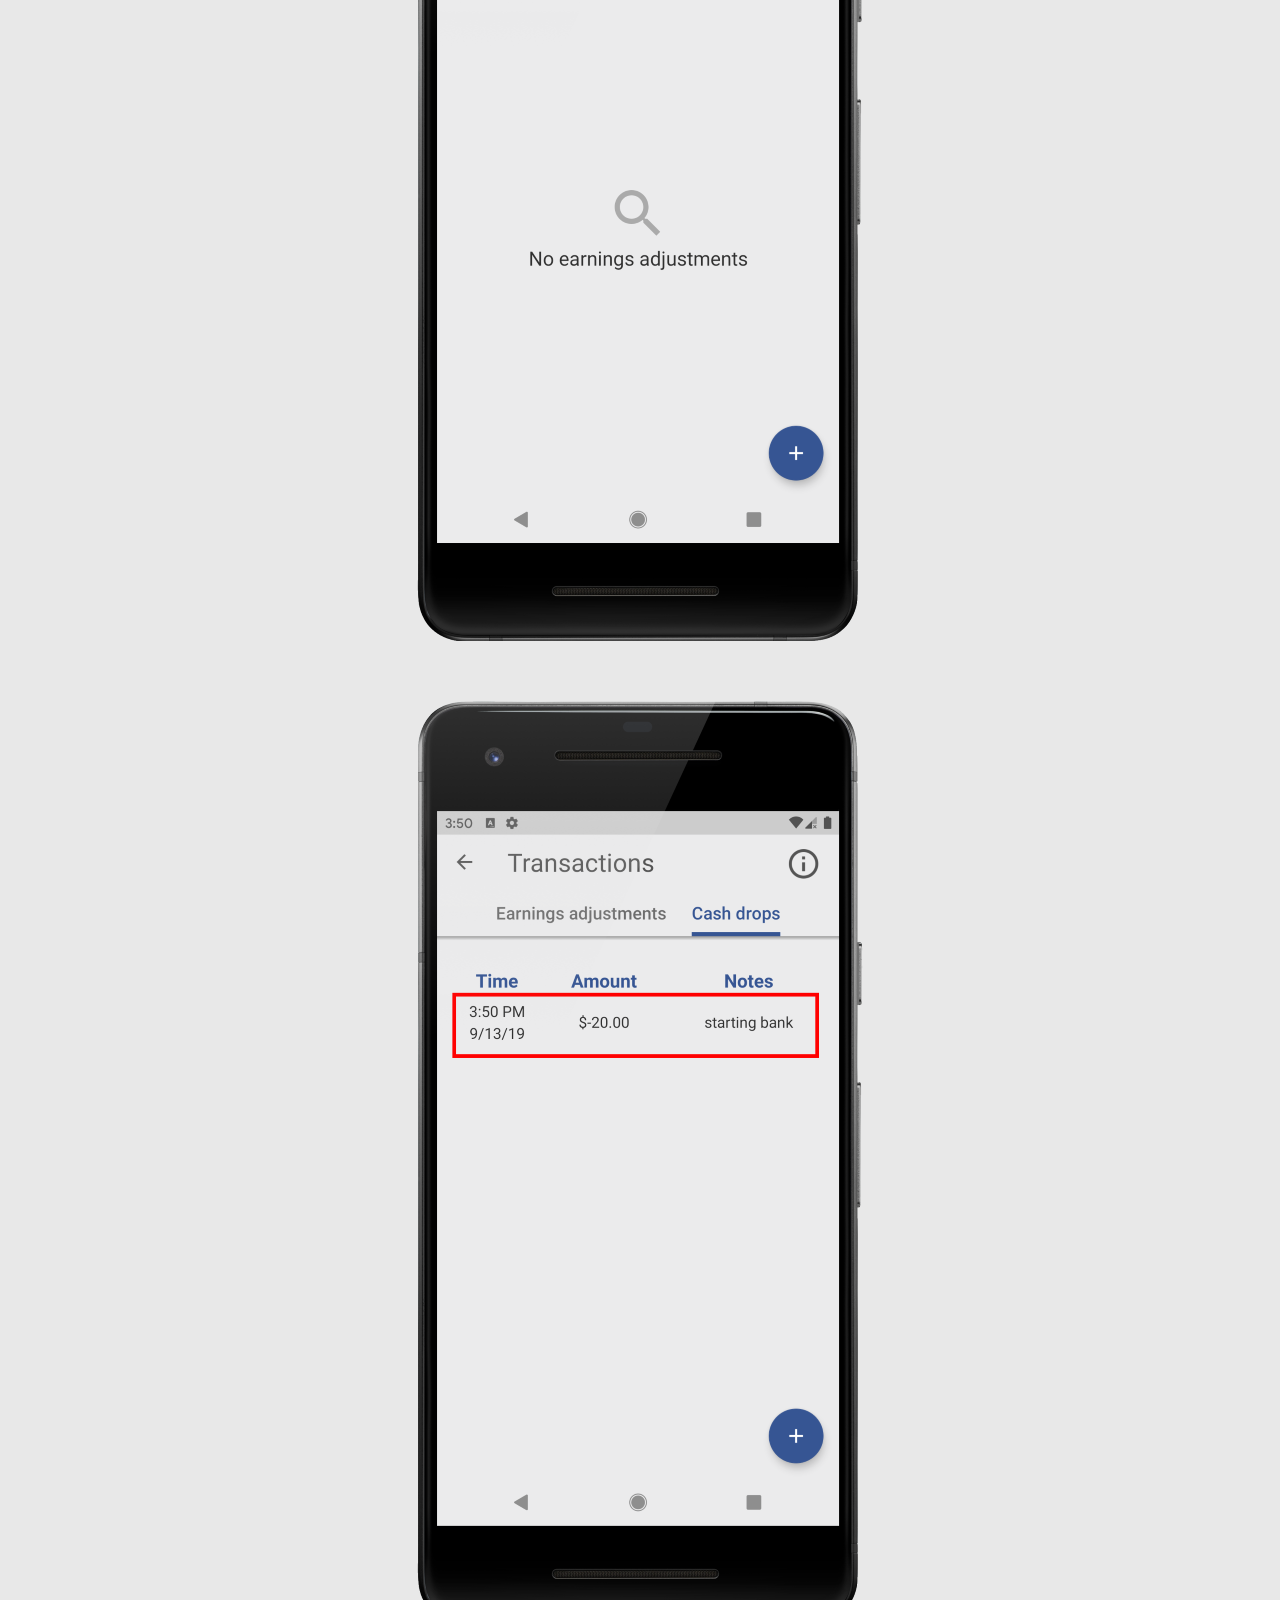
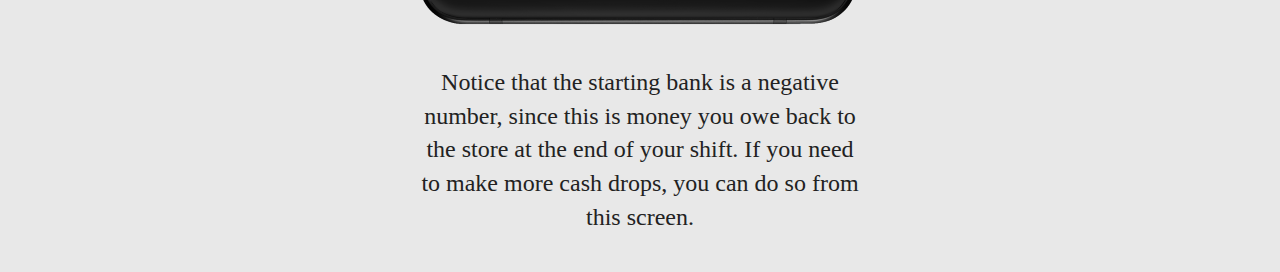
<file: starting-bank-instructions.html>
<!DOCTYPE html>
<html lang="en">
<head>
    <meta charset="UTF-8">
    <title>Calculate mileage using odometer readings</title>
    <link rel="stylesheet" href="css/delivery-tip-tracker-instructions.css">
    <meta name="viewport" content="width=device-width, initial-scale=1">

</head>
<body>

<p>A starting bank is money the store lends you at the beginning of your shift for the purposes of making change.</p>

<br />

<p>Your starting bank will be listed in the "Cash drops" section of the "Transactions" screen. To view it, follow the steps 
outlined in red below:</p>

<img class="img-no-caption" src="img/starting-bank-instructions/1.png"/>
<img class="img-no-caption" src="img/starting-bank-instructions/2.png"/>
<img class="img-no-caption" src="img/starting-bank-instructions/3.png"/>

<p>Notice that the starting bank is a negative number, since this is money you owe back to the store at the end of your shift. 
    If you need to make more cash drops, you can do so from this screen.</p>


<script src="https://code.jquery.com/jquery-1.12.0.min.js"></script>
<script>window.jQuery || document.write('<script src="js/vendor/jquery-1.12.0.min.js"><\/script>')</script>
<script src="js/plugins.js"></script>



</body>


</html>
</file>
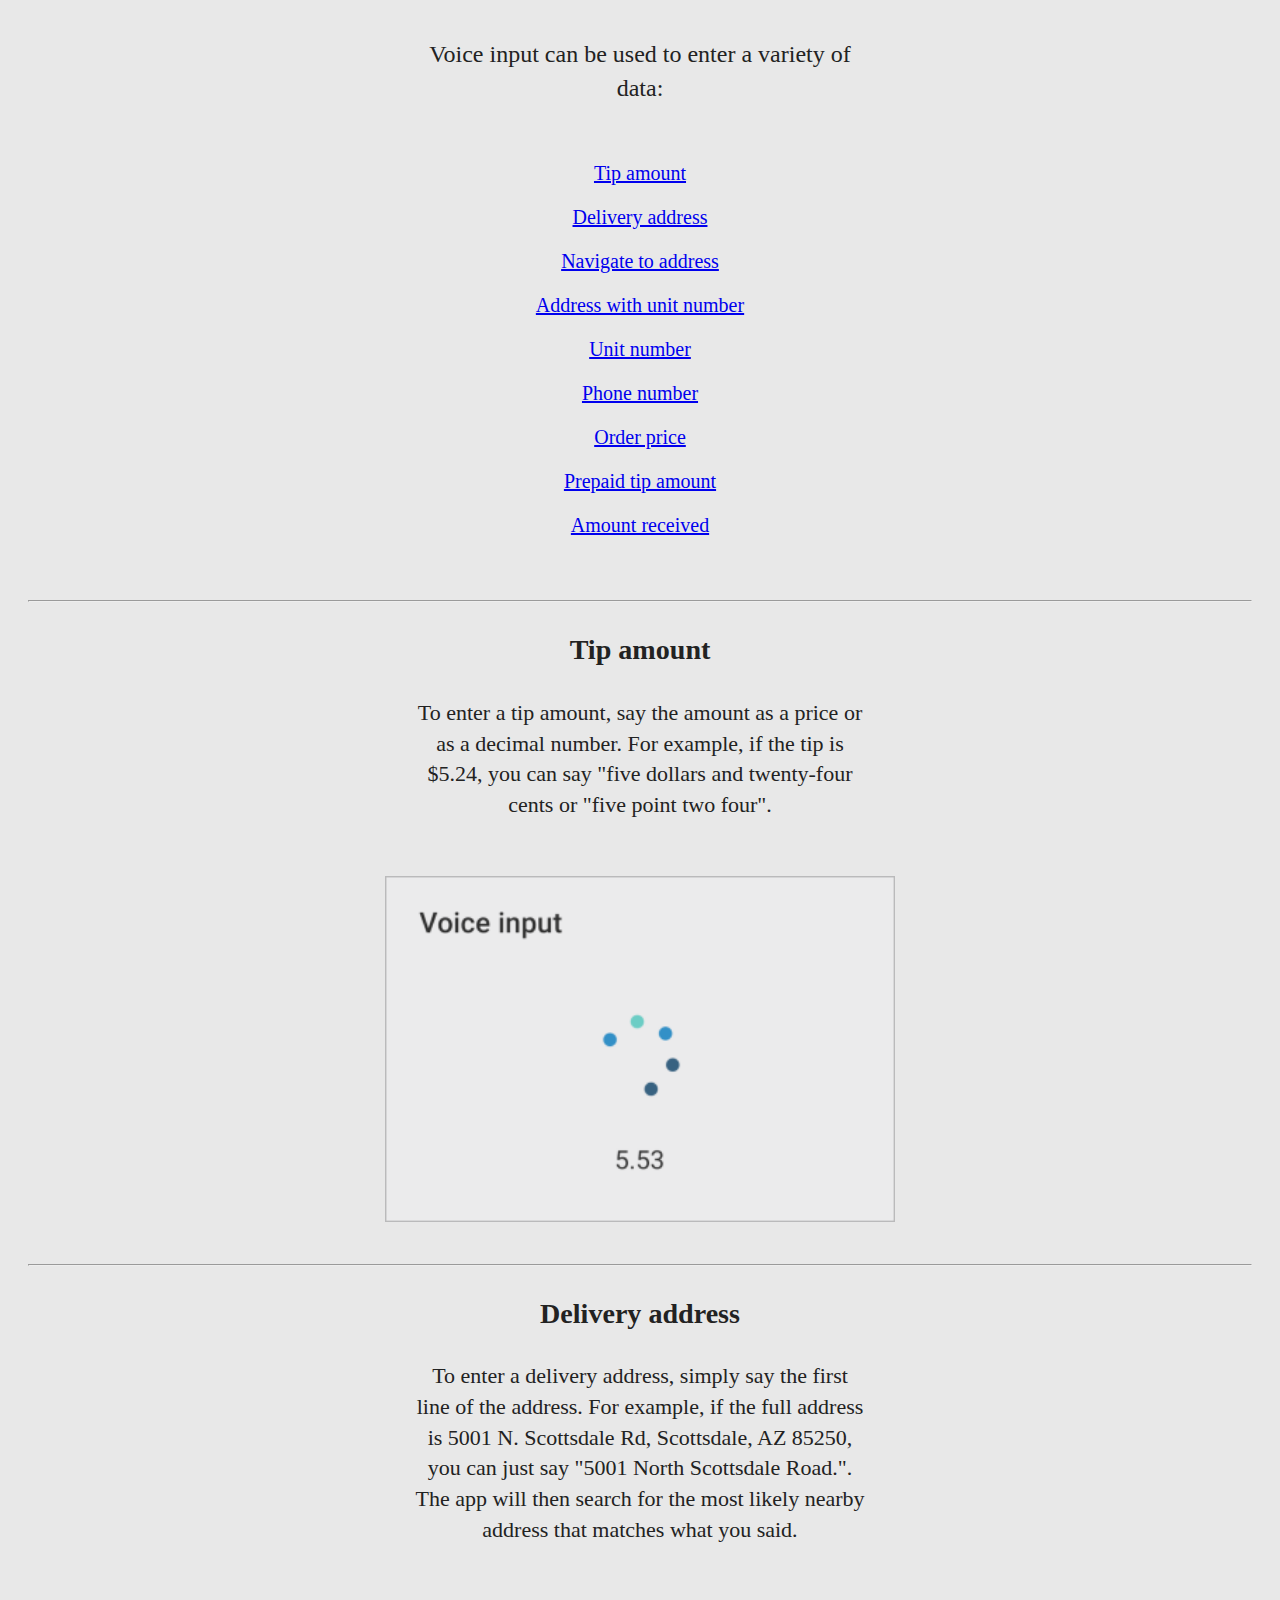
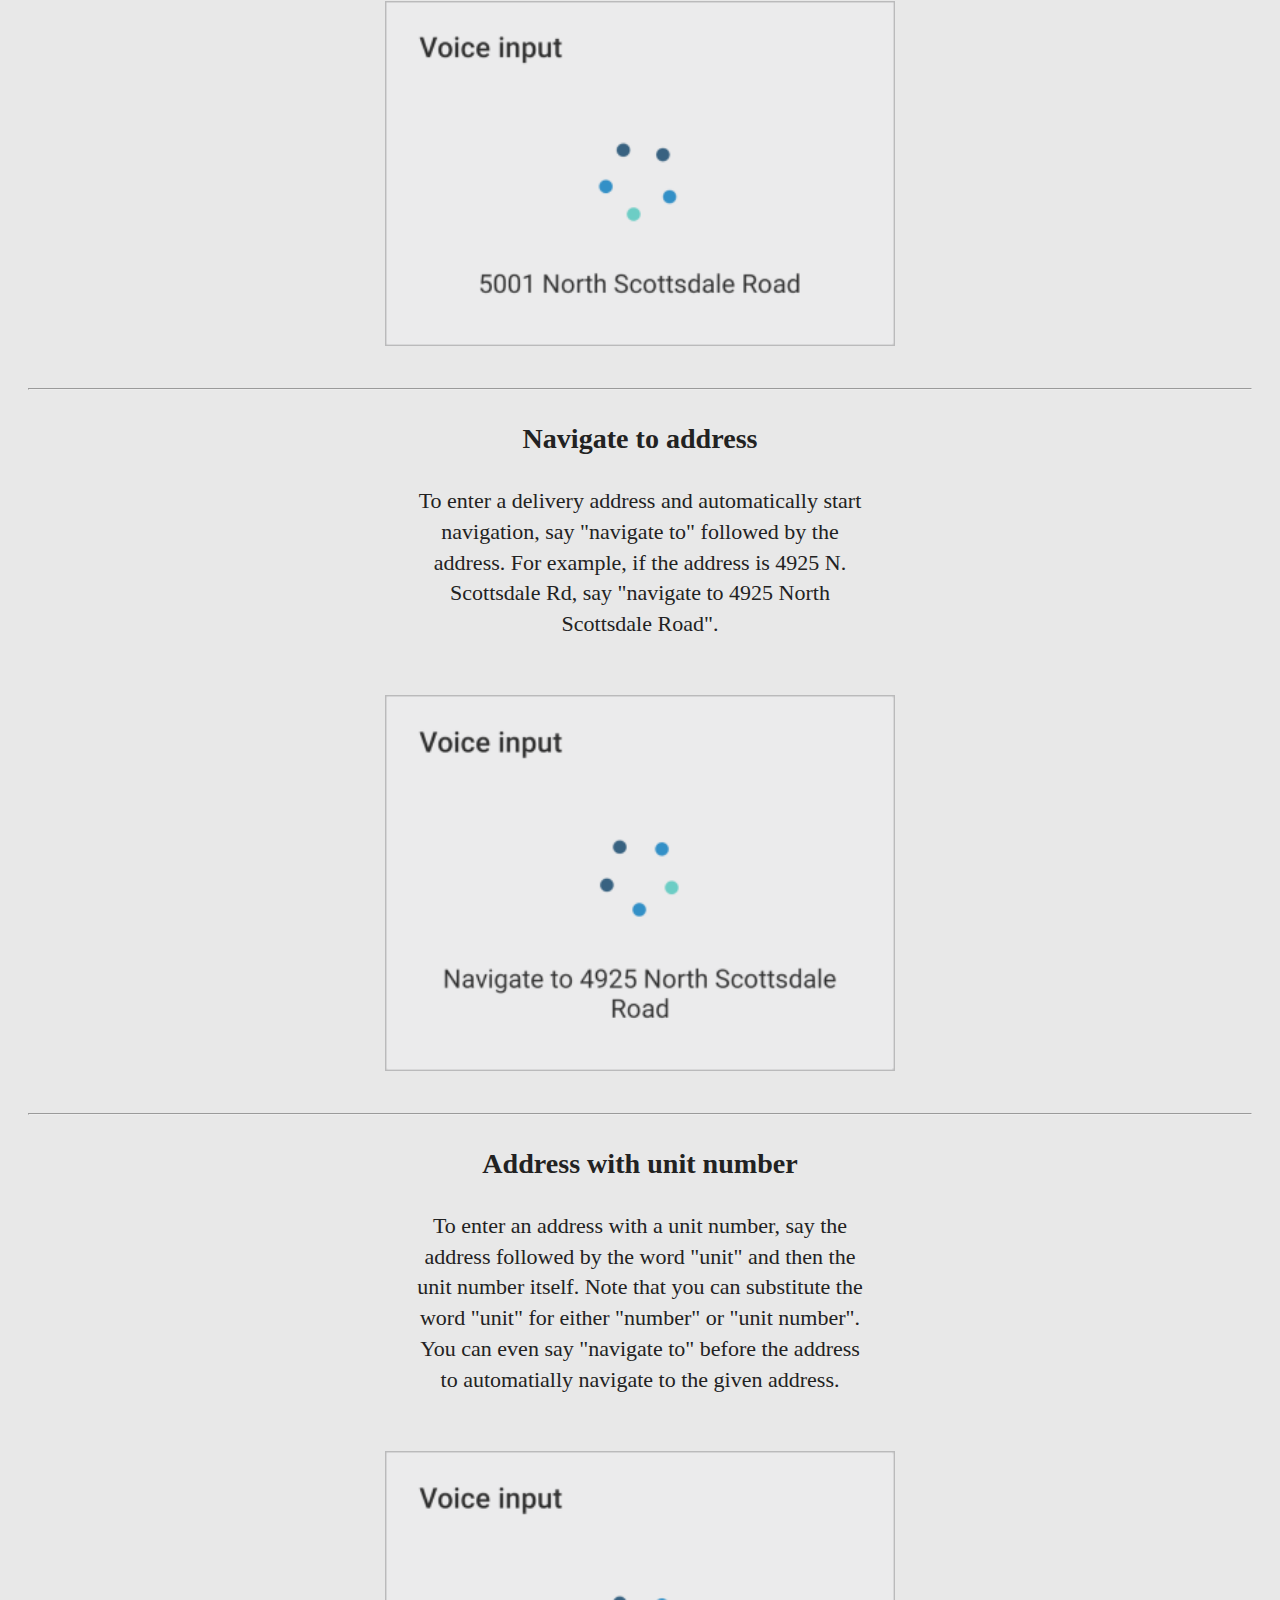
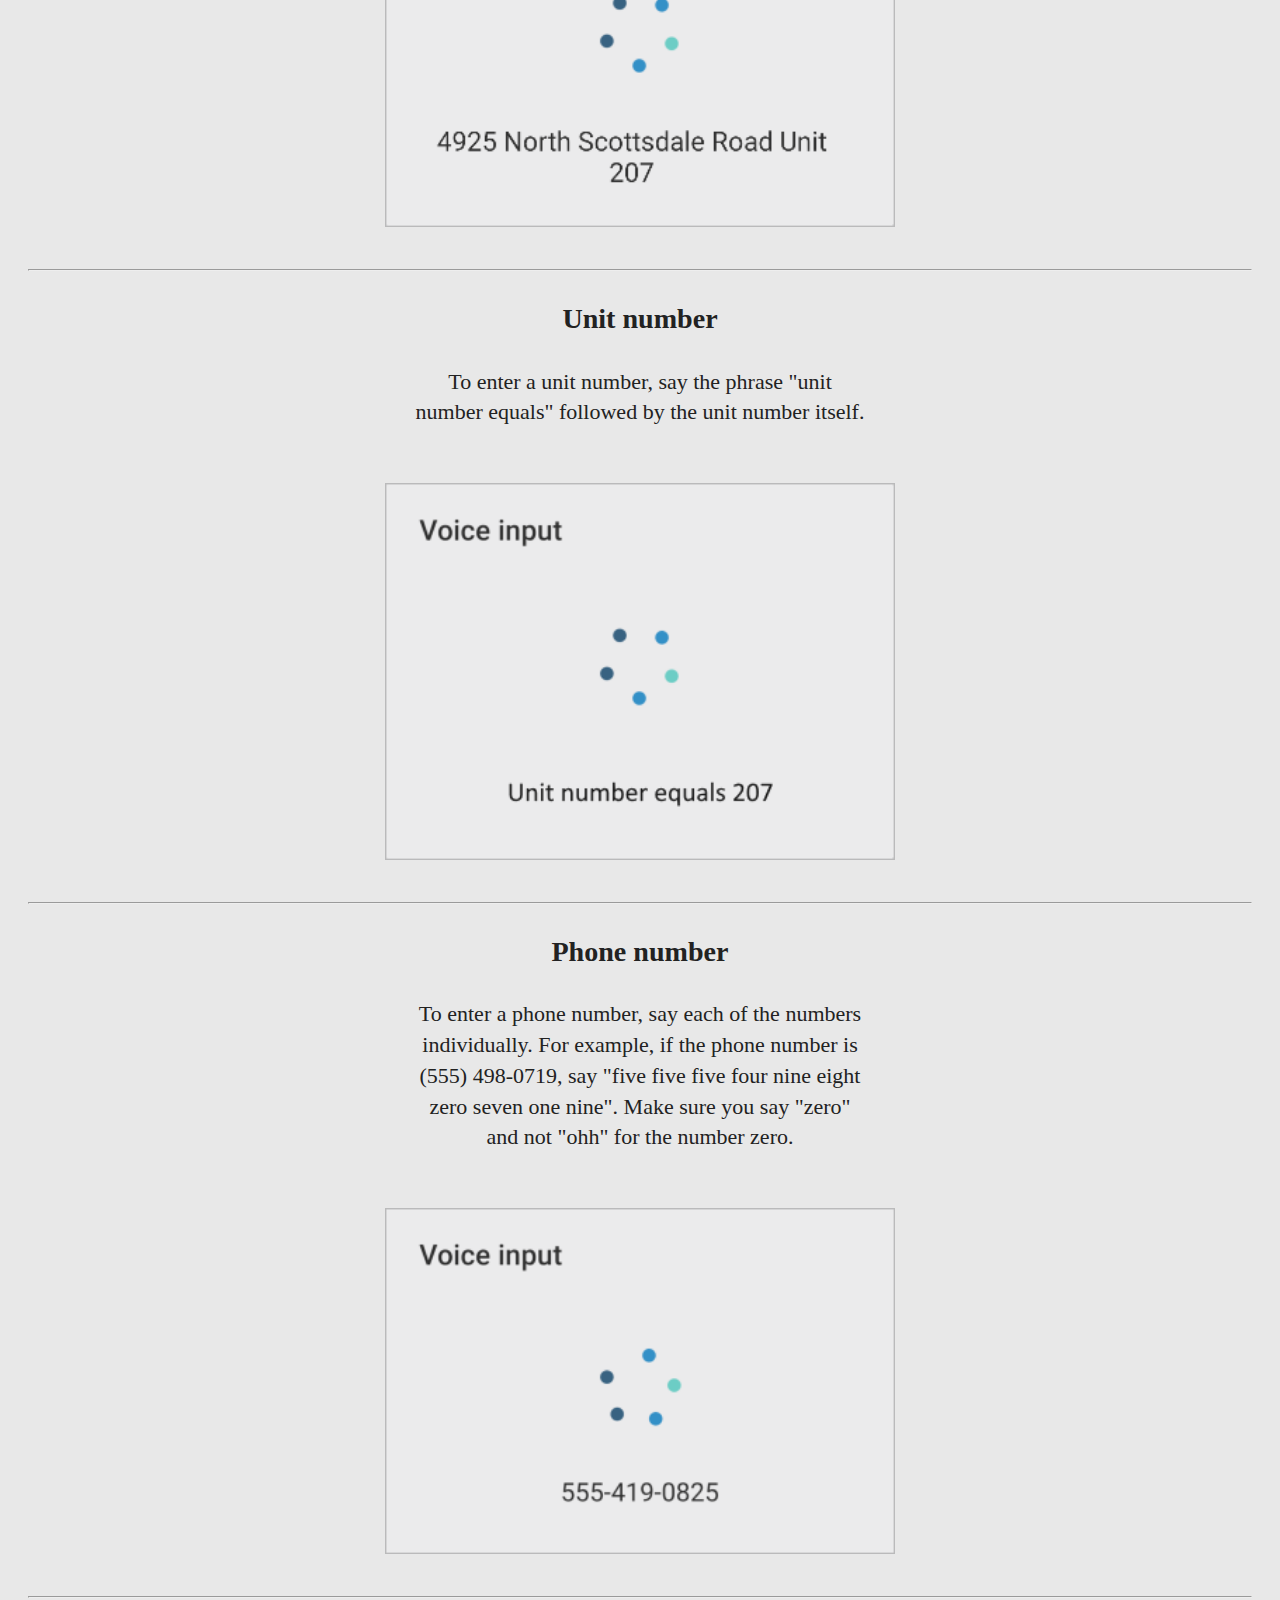
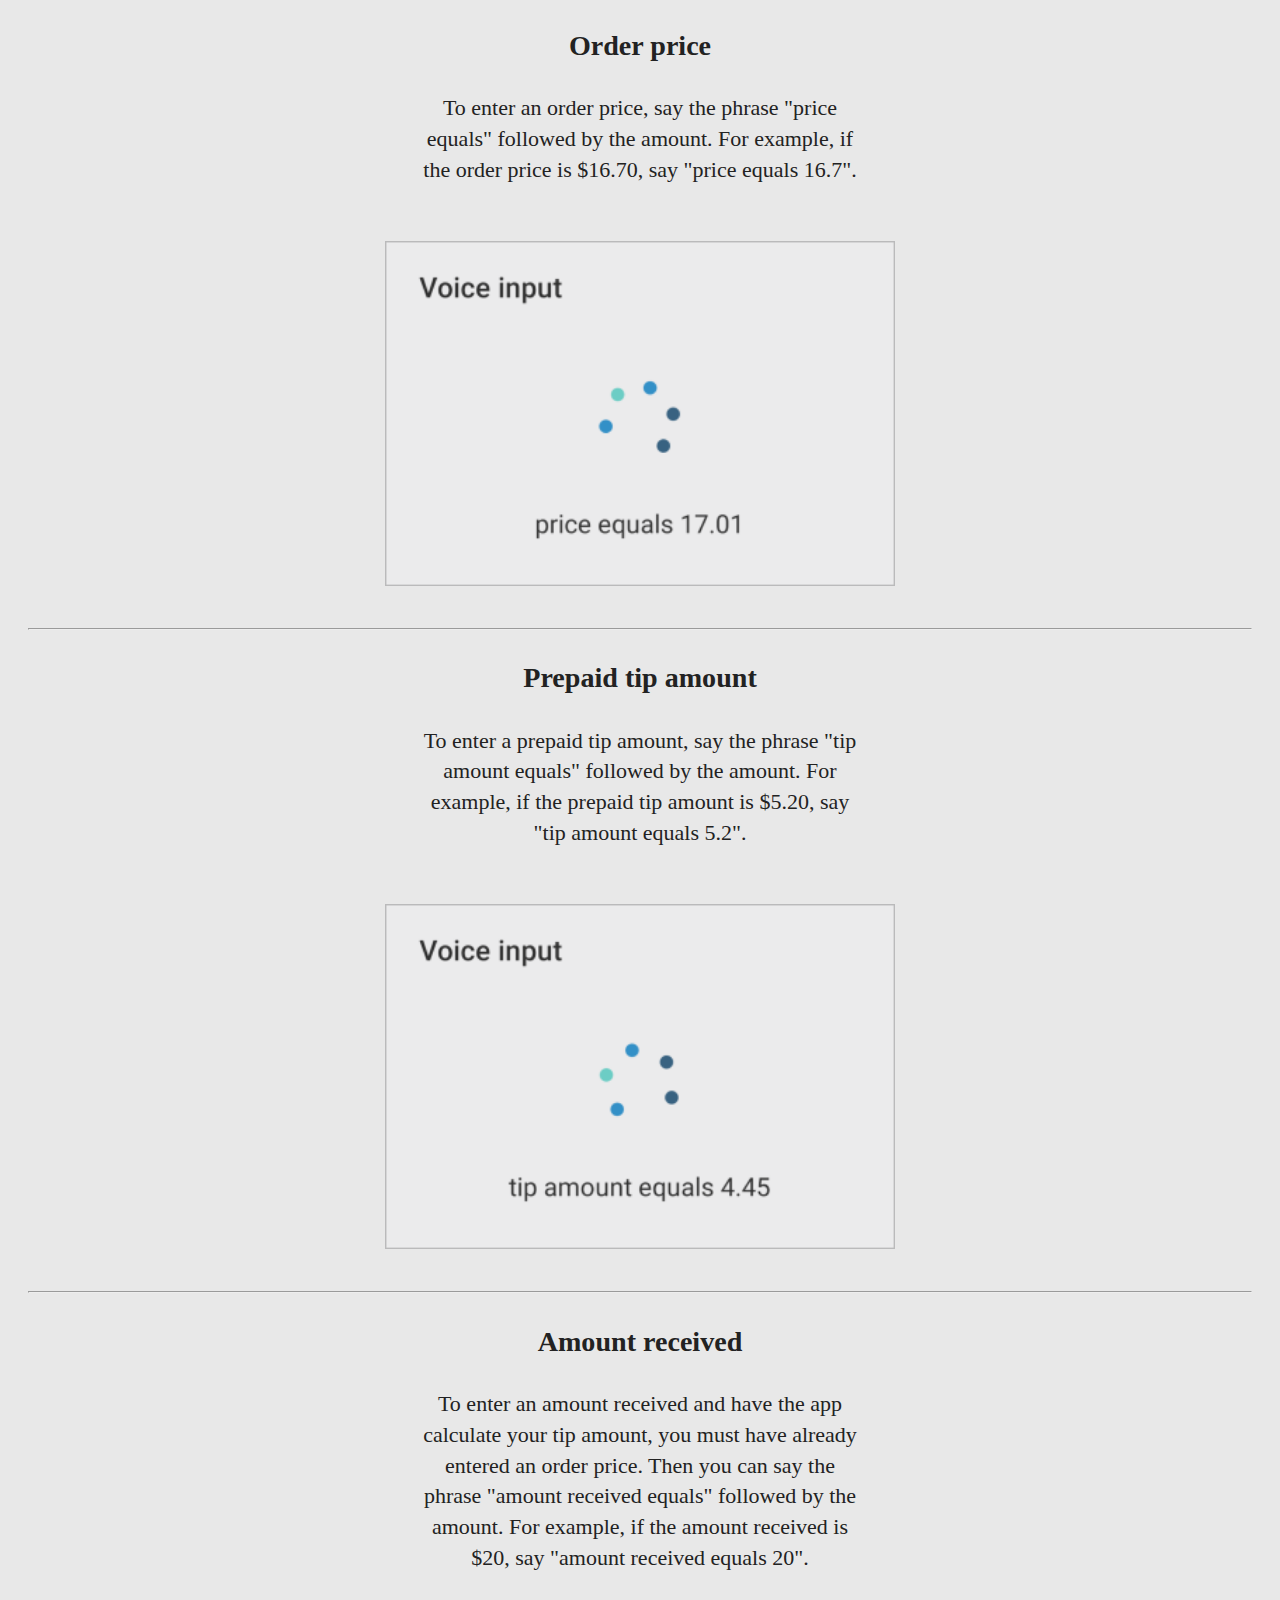
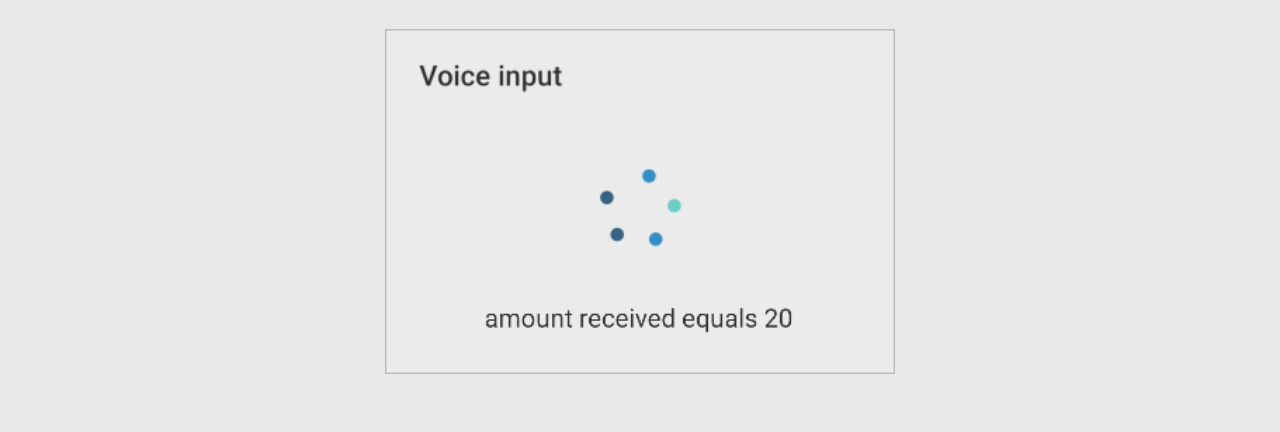
<file: voice-input-instructions.html>
<!DOCTYPE html>
<html lang="en">
<head>
    <meta charset="UTF-8">
    <title>Delivery Tip Tracker voice instructions</title>
    <link rel="stylesheet" href="css/delivery-tip-tracker-instructions.css">
    <meta name="viewport" content="width=device-width, initial-scale=1">

</head>
<body>

<p>Voice input can be used to enter a variety of data:</p>
    
<br>
<p class="toc"><a href="#1">Tip amount</a></p>
<p class="toc"><a href="#2">Delivery address</a></p>
<p class="toc"><a href="#3">Navigate to address</a></p>
<p class="toc"><a href="#4">Address with unit number</a></p>
<p class="toc"><a href="#5">Unit number</a></p>
<p class="toc"><a href="#6">Phone number</a></p>
<p class="toc"><a href="#7">Order price</a></p>
<p class="toc"><a href="#8">Prepaid tip amount</a></p>
<p class="toc"><a href="#9">Amount received</a></p>
<br>
    
<hr>
<a name="1"></a>
<h3 style="text-align:center">Tip amount</h3>
<p class="caption">To enter a tip amount, say the amount as a price or as a decimal number. For example, if the tip is
    $5.24, you can say "five dollars and twenty-four cents or "five point two four".</p>
<img class="img-with-caption" src="img/voice-input-instructions/tip_amount.png"/>

<hr>
    
<a name="2"></a>
<h3 style="text-align:center">Delivery address</h3>
<p class="caption">To enter a delivery address, simply say the first line of the address. For example, if the full
    address is 5001 N. Scottsdale Rd, Scottsdale, AZ 85250, you can just say "5001 North Scottsdale Road.". The app will
    then search for the most likely nearby address that matches what you said.</p>
<img class="img-with-caption" src="img/voice-input-instructions/delivery_address.png"/>

<hr>
    
<a name="3"></a>    
<h3 style="text-align:center">Navigate to address</h3>
<p class="caption">To enter a delivery address and automatically start navigation, say "navigate to" followed by the address. 
    For example, if the address is 4925 N. Scottsdale Rd, say "navigate to 4925 North Scottsdale Road".</p>
<img class="img-with-caption" src="img/voice-input-instructions/navigate_to_address.png"/>

<hr>

<a name="4"></a>    
<h3 style="text-align:center">Address with unit number</h3>
<p class="caption">To enter an address with a unit number, say the address followed by the word "unit" and then the unit number itself. Note that you can substitute the word "unit" for either "number" or "unit number". You can even say "navigate to" before the address to automatially navigate to the given address.</p>
<img class="img-with-caption" src="img/voice-input-instructions/address_with_unit_number.png"/>

<hr>

<a name="5"></a>    
<h3 style="text-align:center">Unit number</h3>
<p class="caption">To enter a unit number, say the phrase "unit number equals" followed by the unit number itself.</p>
<img class="img-with-caption" src="img/voice-input-instructions/unit_number.png"/>

<hr>
    
<a name="6"></a>
<h3 style="text-align:center">Phone number</h3>
<p class="caption">To enter a phone number, say each of the numbers individually. For example, if the phone number is
    (555) 498-0719, say "five five five four nine eight zero seven one nine". Make sure you say "zero" and not "ohh" for the number zero.</p>
<img class="img-with-caption" src="img/voice-input-instructions/phone_number.png"/>

<hr>
    
<a name="7"></a>
<h3 style="text-align:center">Order price</h3>
<p class="caption">To enter an order price, say the phrase "price equals" followed by the amount. For example, if the
    order price is $16.70, say "price equals 16.7".</p>
<img class="img-with-caption" src="img/voice-input-instructions/order_price.png"/>

<hr>
    
<a name="8"></a>
<h3 style="text-align:center">Prepaid tip amount</h3>
<p class="caption">To enter a prepaid tip amount, say the phrase "tip amount equals" followed by the amount. For
    example, if the prepaid tip amount is $5.20, say "tip amount equals 5.2".</p>
<img class="img-with-caption" src="img/voice-input-instructions/prepaid_tip_amount.png"/>
    
<hr>
    
<a name="9"></a>
<h3 style="text-align:center">Amount received</h3>
<p class="caption">To enter an amount received and have the app calculate your tip amount, you must have already entered an 
    order price. Then you can say the phrase "amount received equals" followed by the amount. For example, if the 
    amount received is $20, say "amount received equals 20".</p>
<img class="img-with-caption" src="img/voice-input-instructions/amount_received.png"/>
   

<script src="https://code.jquery.com/jquery-1.12.0.min.js"></script>
<script>window.jQuery || document.write('<script src="js/vendor/jquery-1.12.0.min.js"><\/script>')</script>
<script src="js/plugins.js"></script>


</body>


</html>
</file>
<file: css/delivery-tip-tracker-instructions.css>
html {
    color: #222;
    font-size: 1em;
    line-height: 1.4;
}

body {
    background-color: rgba(184, 184, 184, 0.33);
    font-size: 24px;
    padding: 20px;
}

.faqHeader {
    font-size: 23px;
    font-weight: bold;
}

.faqSubHeader {
    font-size: 18px;
    font-weight: bold;
    padding-bottom: 8px;
    color: #555555;
}

.proOnly {
    font-size: 12px;
    padding-left: 4px;
    padding-right: 4px;
    padding-top: 3px;
    padding-bottom: 3px;
    display: inline-block; 
    margin-bottom: 7px;
    color: #FFFFFF;
    background-color: #777777;
}

.faqQuestion {
    padding-bottom: 6px;
    font-weight: bold;
    font-size: 17px;
}

.faqQuestionProOnly {
    font-weight: bold;
    font-size: 17px;
    margin-bottom: -5px;
}

.faqAnswer {
    margin-bottom: 42px;
    margin-left: 16px;
    font-size: 16px;
}

.videoLink {
    margin-left: 32px;
    font-size: 16px;
}

.spaceBelowFirstVideo {
    margin-bottom: 8px;   
}

.orderedList {
    margin: 0px;
    padding-left: 32px;
    font-size: 16px;
    margin-bottom: 42px;
}

.listItem {
    padding-bottom: 5px;
}

.caption {
    padding-bottom: 30px;
    font-size: 22px;
}

img.img-with-caption {
    padding-top: 15px;
    padding-bottom: 30px;
}

img.img-no-caption {
    padding-top: 30px;
    padding-bottom: 30px;
}

img {
    display: block;
    margin-left: auto;
    margin-right: auto;
    width: 510px;
}


p {
    margin: 10px auto;
    text-align: center;
    width: 450px;
}

.toc {
    font-size: 20px;
    padding-bottom: 6px;
}




@media screen and (max-width: 510px) {
    img {
        display: block;
        width: 100%;
        margin: 0;
    }


    p {
        width: 90%;
        margin: auto;
    }

}
</file>
<file: css/privacy_policy.css>
html {
    color: #222;
    font-size: 1em;
    line-height: 1.4;
}

body {
    background-color: rgba(184, 184, 184, 0.33);
    font-size: 20px;
    margin-left: 3%;
    margin-right: 3%;
    margin-bottom: 4%;
}

h2 {
    color: #536a80;
    margin-left: -1%;
}

div {
    color: #1e1e1e;
}


li {
    padding-left: 1%;
}

h4 {
    color: #404040;
}

i {
    margin-left: -1%;
}
</file>
<file: css/sliders.css>
html, body {
    height: 100%;
    margin: 0;
    background-color: black;
    /* Disable highlighting in all browsers */
    -webkit-touch-callout: none; /* iOS Safari */
    -webkit-user-select: none; /* Safari */
    -khtml-user-select: none; /* Konqueror HTML */
    -moz-user-select: none; /* Old versions of Firefox */
    -ms-user-select: none; /* Internet Explorer/Edge */
    user-select: none; /* Non-prefixed version, currently supported by Chrome, Edge, Opera and Firefox */
}

#overall_container {
    position: absolute;
    top: 50%;
    left: 50%;
    transform: translate(-50%, -50%);
}

/* Define the position of the slider container */
#slider_container {
    margin-left: auto;
    margin-right: auto;
    height: 850px !important;
}

/* Add rounded corners to slider container */
.jx-slider {
    border-radius: 12px;
}

/* Define width of container for vertical slider bar */
.jx-handle {
    width: 46px !important;
}

/* Define width and color of entire vertical slider bar */
div.jx-control {
    color: #29e4f2;
    width: 8px !important;
}

/* Define width and color of thicker middle piece of vertical slider bar */
div.jx-controller {
    color: #29e4f2;
    margin-left: -4px !important;
    width: 16px !important;
}

.jx-arrow {
    color: #29e4f2;
}

/* Hide the watermark that would otherwise be visible in the bottom-right of the slider container */
a.jx-knightlab {
    display: none !important;
}

/* Define the dimensions of the bottom row of thumbnails */
#thumbnail_container {
    display: flex;
    flex-direction: row;
    flex-wrap: wrap;
    width: 1568px;
    margin-left: auto;
    margin-right: auto;
    padding-top: 20px;
    align-items: center;
    justify-content: left;
}

/* Define the dimensions of each thumbnail item in the bottom row */
#thumbnail_container img {
    flex: 0 0 auto;
    width: 100px;
    height: 100px;
    object-fit: cover;
    border-radius: 12px;
}
</file>
